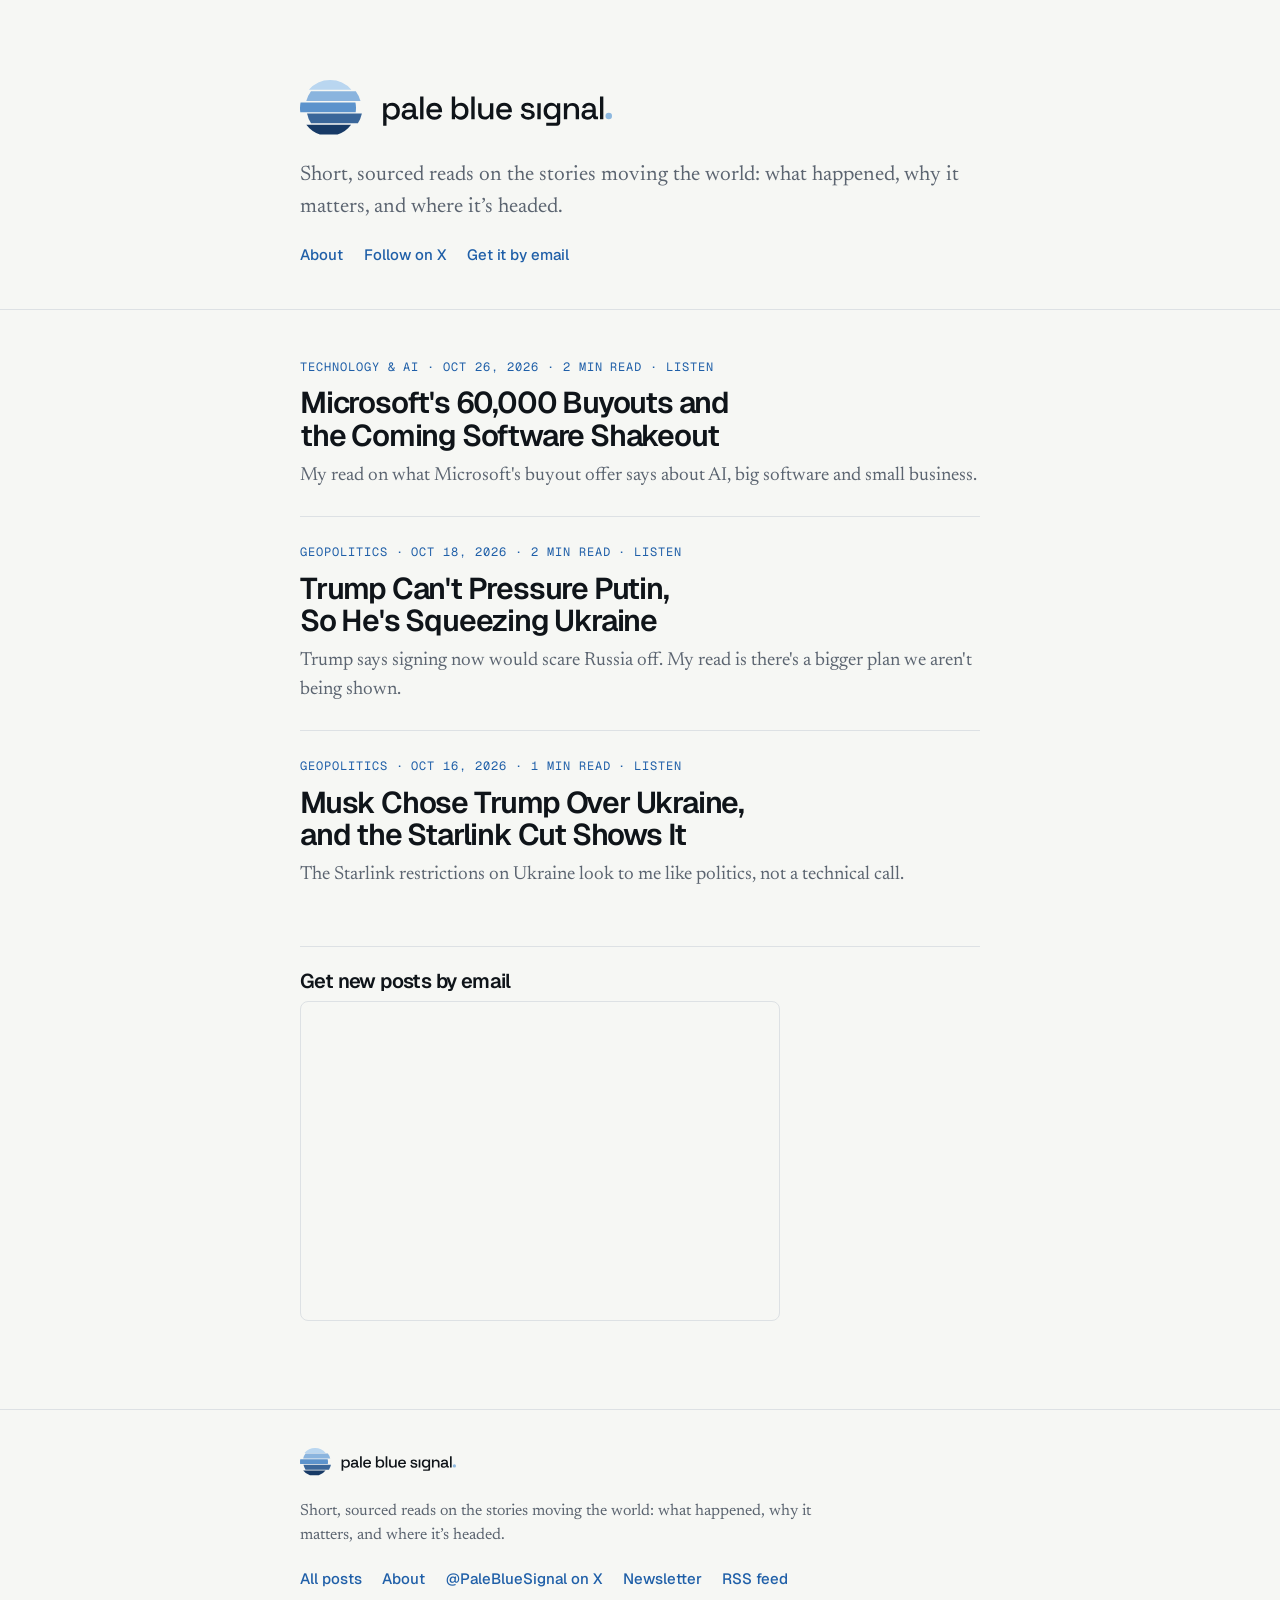
<file: index.html>
<!doctype html>
<html lang="en">
<head>
<meta charset="utf-8">
<meta name="viewport" content="width=device-width, initial-scale=1">
<title>Pale Blue Signal</title>
<meta name="description" content="Short, sourced reads on the stories moving the world: what happened, why it matters, and where it’s headed.">
<link rel="canonical" href="https://www.palebluesignal.com/">
<link rel="icon" href="/favicon.ico?v=ba4021fbe9" sizes="32x32">
<link rel="icon" href="/assets/favicon-16.png?v=ba4021fbe9" type="image/png" sizes="16x16">
<link rel="icon" href="/assets/favicon-32.png?v=ba4021fbe9" type="image/png" sizes="32x32">
<link rel="icon" href="/assets/favicon-48.png?v=ba4021fbe9" type="image/png" sizes="48x48">
<link rel="icon" href="/assets/favicon.svg?v=ba4021fbe9" type="image/svg+xml">
<link rel="apple-touch-icon" href="/assets/apple-touch-icon-180.png?v=ba4021fbe9" sizes="180x180">
<link rel="manifest" href="/site.webmanifest?v=ba4021fbe9">
<link rel="alternate" type="application/rss+xml" title="Pale Blue Signal" href="https://www.palebluesignal.com/feed.xml">
<meta name="color-scheme" content="light dark">
<meta name="theme-color" content="#F6F7F4" media="(prefers-color-scheme: light)">
<meta name="theme-color" content="#0B0F14" media="(prefers-color-scheme: dark)">
<meta property="og:site_name" content="Pale Blue Signal">
<meta property="og:title" content="Pale Blue Signal">
<meta property="og:description" content="Short, sourced reads on the stories moving the world: what happened, why it matters, and where it’s headed.">
<meta property="og:url" content="https://www.palebluesignal.com/">
<meta property="og:type" content="website">
<meta property="og:image" content="https://www.palebluesignal.com/assets/og-default-1200x630.png?v=ba4021fbe9">
<meta property="og:image:width" content="1200">
<meta property="og:image:height" content="630">
<meta property="og:image:alt" content="The Pale Blue Signal logo: a blue sphere cut into five shifted bands, beside the words pale blue signal.">
<meta name="twitter:image" content="https://www.palebluesignal.com/assets/og-default-1200x630.png?v=ba4021fbe9">
<meta name="twitter:image:alt" content="The Pale Blue Signal logo: a blue sphere cut into five shifted bands, beside the words pale blue signal.">
<meta name="twitter:card" content="summary_large_image">
<meta name="twitter:site" content="@PaleBlueSignal">
<link rel="preconnect" href="https://fonts.googleapis.com">
<link rel="preconnect" href="https://fonts.gstatic.com" crossorigin>
<link rel="stylesheet" href="https://fonts.googleapis.com/css2?family=Geist:wght@500;600&family=Geist+Mono:wght@400;500&family=Newsreader:ital,opsz,wght@0,6..72,400;0,6..72,500;1,6..72,400;1,6..72,500&display=swap">
<link rel="stylesheet" href="/assets/site.css?v=ba4021fbe9">
<script type="application/ld+json">{"@context": "https://schema.org", "@type": "WebSite", "name": "Pale Blue Signal", "url": "https://www.palebluesignal.com/", "publisher": {"@type": "Organization", "name": "Pale Blue Signal", "url": "https://www.palebluesignal.com/", "logo": {"@type": "ImageObject", "url": "https://www.palebluesignal.com/assets/icon-512.png", "width": 512, "height": 512}}}</script>
<script src="/assets/site.js?v=ba4021fbe9" defer></script>
</head>
<body class="home-page">
<a class="skip" href="#main">Skip to content</a>
<header class="masthead">
  <div class="wrap">
    <h1 class="masthead-name"><span class="vh">Pale Blue Signal</span><span class="logo logo-lg"><span class="lockup"><img class="on-light" src="/assets/lockup-on-light.svg?v=ba4021fbe9" alt="" width="961" height="172"><img class="on-dark" src="/assets/lockup-on-dark.svg?v=ba4021fbe9" alt="" width="961" height="172"></span><img class="mark" src="/assets/mark.svg?v=ba4021fbe9" alt="" width="172" height="172"></span></h1>
    <p class="tagline">Short, sourced reads on the stories moving the world: what happened, why it matters, and where it’s headed.</p>
    <nav class="nav masthead-nav" aria-label="Site">
      <a href="/about/">About</a>
<a href="https://x.com/PaleBlueSignal" rel="me noopener">Follow on X</a><a href="#subscribe">Get it by email</a>    </nav>
  </div>
</header>
<main id="main">
<section class="list wrap" aria-label="Posts">
  <ol class="entries">
    <li class="entry">
      <article>
        <p class="meta"><span class="mi"><span class="m">Technology &amp; AI</span></span> <span class="mi"><span class="sep" aria-hidden="true">·&nbsp;</span><time class="m" datetime="2026-10-27T06:16:55Z">Oct 26, 2026</time></span> <span class="mi"><span class="sep" aria-hidden="true">·&nbsp;</span><span class="m">2 min read</span></span> <span class="mi"><span class="sep" aria-hidden="true">·&nbsp;</span><span class="m">Listen</span></span></p>
        <h2 class="e-title"><a href="/posts/microsofts-60-000-buyouts-and-the-coming-software-shakeout/">Microsoft&#39;s 60,000 Buyouts and the Coming Software Shakeout</a></h2>
<p class="e-dek">My read on what Microsoft&#39;s buyout offer says about AI, big software and small business.</p>      </article>
    </li>
    <li class="entry">
      <article>
        <p class="meta"><span class="mi"><span class="m">Geopolitics</span></span> <span class="mi"><span class="sep" aria-hidden="true">·&nbsp;</span><time class="m" datetime="2026-10-19T04:29:16Z">Oct 18, 2026</time></span> <span class="mi"><span class="sep" aria-hidden="true">·&nbsp;</span><span class="m">2 min read</span></span> <span class="mi"><span class="sep" aria-hidden="true">·&nbsp;</span><span class="m">Listen</span></span></p>
        <h2 class="e-title"><a href="/posts/trump-cant-pressure-putin-so-hes-squeezing-ukraine/">Trump Can&#39;t Pressure Putin, So He&#39;s Squeezing Ukraine</a></h2>
<p class="e-dek">Trump says signing now would scare Russia off. My read is there&#39;s a bigger plan we aren&#39;t being shown.</p>      </article>
    </li>
    <li class="entry">
      <article>
        <p class="meta"><span class="mi"><span class="m">Geopolitics</span></span> <span class="mi"><span class="sep" aria-hidden="true">·&nbsp;</span><time class="m" datetime="2026-10-16T07:26:11Z">Oct 16, 2026</time></span> <span class="mi"><span class="sep" aria-hidden="true">·&nbsp;</span><span class="m">1 min read</span></span> <span class="mi"><span class="sep" aria-hidden="true">·&nbsp;</span><span class="m">Listen</span></span></p>
        <h2 class="e-title"><a href="/posts/musk-chose-trump-over-ukraine-and-the-starlink-cut-shows-it/">Musk Chose Trump Over Ukraine, and the Starlink Cut Shows It</a></h2>
<p class="e-dek">The Starlink restrictions on Ukraine look to me like politics, not a technical call.</p>      </article>
    </li>
  </ol>
</section>
<section class="follow wrap" id="subscribe" aria-labelledby="follow-h">
  <h2 id="follow-h">Get new posts by email</h2>
  <iframe class="substack" src="https://palebluesignal.substack.com/embed" title="Subscribe to Pale Blue Signal" width="480" height="320" loading="lazy"></iframe>
</section>
</main>
<footer class="foot">
  <div class="wrap">
    <a class="brand" href="/" aria-label="Pale Blue Signal, home"><span class="logo logo-sm"><span class="lockup"><img class="on-light" src="/assets/lockup-on-light.svg?v=ba4021fbe9" alt="" width="961" height="172"><img class="on-dark" src="/assets/lockup-on-dark.svg?v=ba4021fbe9" alt="" width="961" height="172"></span><img class="mark" src="/assets/mark.svg?v=ba4021fbe9" alt="" width="172" height="172"></span></a>
    <p class="foot-tag">Short, sourced reads on the stories moving the world: what happened, why it matters, and where it’s headed.</p>
    <ul class="foot-links">
      <li><a href="/">All posts</a></li>
      <li><a href="/about/">About</a></li>
<li><a href="https://x.com/PaleBlueSignal" rel="me noopener">@PaleBlueSignal on X</a></li><li><a href="https://palebluesignal.substack.com" rel="noopener">Newsletter</a></li>      <li><a href="/feed.xml">RSS feed</a></li>
    </ul>
  </div>
</footer>
</body>
</html>
</file>
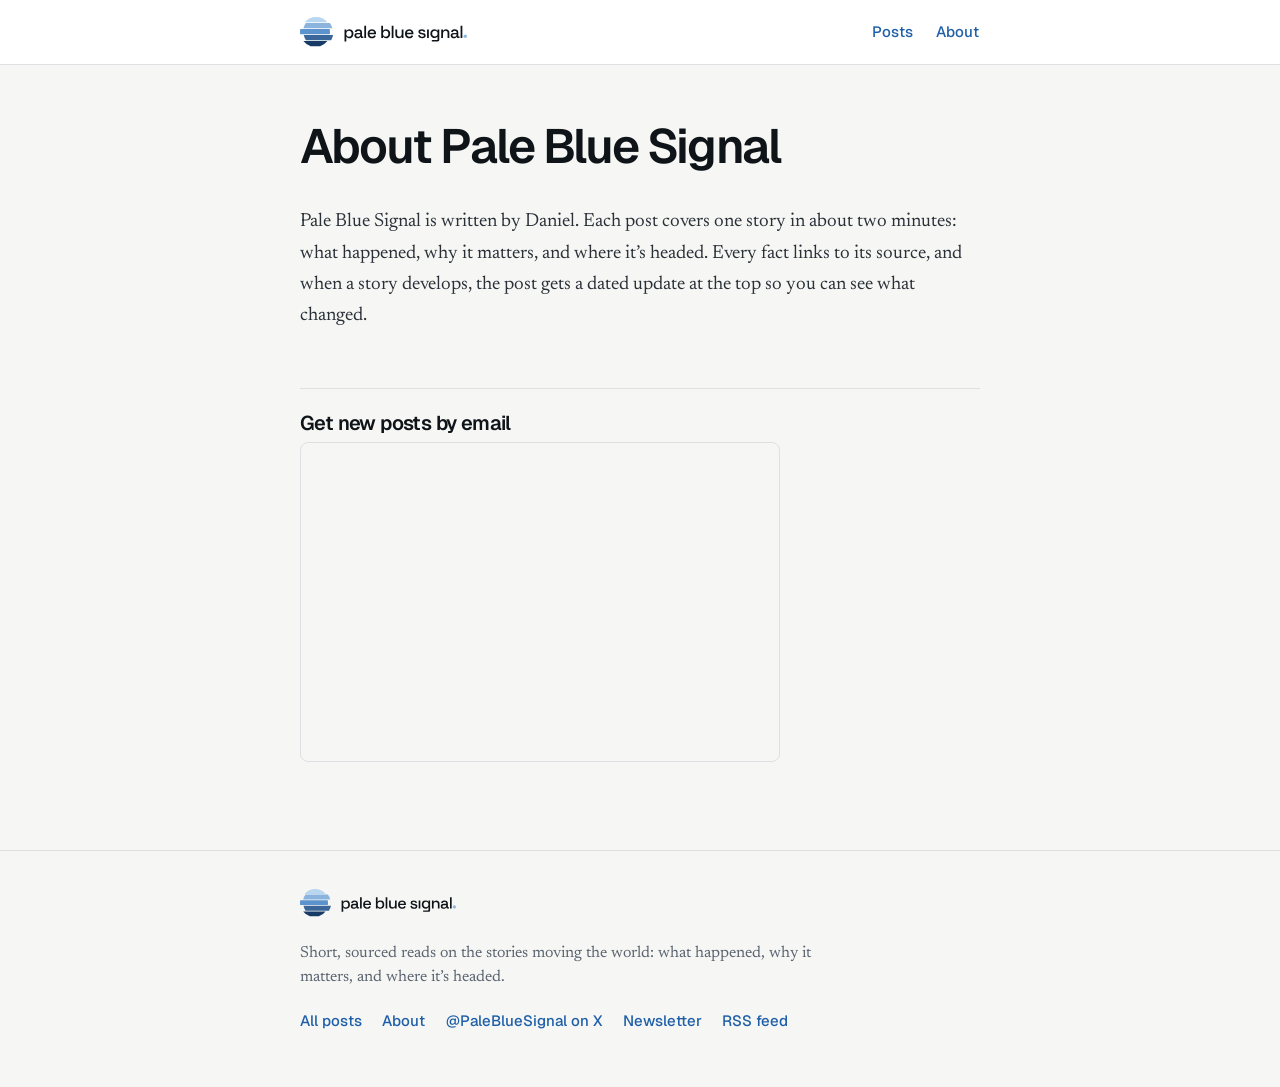
<file: about/index.html>
<!doctype html>
<html lang="en">
<head>
<meta charset="utf-8">
<meta name="viewport" content="width=device-width, initial-scale=1">
<title>About | Pale Blue Signal</title>
<meta name="description" content="Short, sourced reads on the stories moving the world: what happened, why it matters, and where it’s headed.">
<link rel="canonical" href="https://www.palebluesignal.com/about/">
<link rel="icon" href="/favicon.ico?v=ba4021fbe9" sizes="32x32">
<link rel="icon" href="/assets/favicon-16.png?v=ba4021fbe9" type="image/png" sizes="16x16">
<link rel="icon" href="/assets/favicon-32.png?v=ba4021fbe9" type="image/png" sizes="32x32">
<link rel="icon" href="/assets/favicon-48.png?v=ba4021fbe9" type="image/png" sizes="48x48">
<link rel="icon" href="/assets/favicon.svg?v=ba4021fbe9" type="image/svg+xml">
<link rel="apple-touch-icon" href="/assets/apple-touch-icon-180.png?v=ba4021fbe9" sizes="180x180">
<link rel="manifest" href="/site.webmanifest?v=ba4021fbe9">
<link rel="alternate" type="application/rss+xml" title="Pale Blue Signal" href="https://www.palebluesignal.com/feed.xml">
<meta name="color-scheme" content="light dark">
<meta name="theme-color" content="#FFFFFF" media="(prefers-color-scheme: light)">
<meta name="theme-color" content="#121821" media="(prefers-color-scheme: dark)">
<meta property="og:site_name" content="Pale Blue Signal">
<meta property="og:title" content="About Pale Blue Signal">
<meta property="og:description" content="Short, sourced reads on the stories moving the world: what happened, why it matters, and where it’s headed.">
<meta property="og:url" content="https://www.palebluesignal.com/about/">
<meta property="og:type" content="website">
<meta property="og:image" content="https://www.palebluesignal.com/assets/og-default-1200x630.png?v=ba4021fbe9">
<meta property="og:image:width" content="1200">
<meta property="og:image:height" content="630">
<meta property="og:image:alt" content="The Pale Blue Signal logo: a blue sphere cut into five shifted bands, beside the words pale blue signal.">
<meta name="twitter:image" content="https://www.palebluesignal.com/assets/og-default-1200x630.png?v=ba4021fbe9">
<meta name="twitter:image:alt" content="The Pale Blue Signal logo: a blue sphere cut into five shifted bands, beside the words pale blue signal.">
<meta name="twitter:card" content="summary_large_image">
<meta name="twitter:site" content="@PaleBlueSignal">
<link rel="preconnect" href="https://fonts.googleapis.com">
<link rel="preconnect" href="https://fonts.gstatic.com" crossorigin>
<link rel="stylesheet" href="https://fonts.googleapis.com/css2?family=Geist:wght@500;600&family=Geist+Mono:wght@400;500&family=Newsreader:ital,opsz,wght@0,6..72,400;0,6..72,500;1,6..72,400;1,6..72,500&display=swap">
<link rel="stylesheet" href="/assets/site.css?v=ba4021fbe9">
<script src="/assets/site.js?v=ba4021fbe9" defer></script>
</head>
<body class="about-page">
<a class="skip" href="#main">Skip to content</a>
<header class="bar">
  <div class="wrap bar-in">
    <a class="brand" href="/" aria-label="Pale Blue Signal, home"><span class="logo"><span class="lockup"><img class="on-light" src="/assets/lockup-on-light.svg?v=ba4021fbe9" alt="" width="961" height="172"><img class="on-dark" src="/assets/lockup-on-dark.svg?v=ba4021fbe9" alt="" width="961" height="172"></span><img class="mark" src="/assets/mark.svg?v=ba4021fbe9" alt="" width="172" height="172"></span></a>
    <nav class="nav" aria-label="Site"><a href="/">Posts</a><a href="/about/">About</a></nav>
  </div>
</header>
<main id="main">
<article class="page wrap">
  <h1>About Pale Blue Signal</h1>
  <p>Pale Blue Signal is written by Daniel. Each post covers one story in about two minutes: what happened, why it matters, and where it’s headed. Every fact links to its source, and when a story develops, the post gets a dated update at the top so you can see what changed.</p>
</article>
<section class="follow wrap" id="subscribe" aria-labelledby="follow-h">
  <h2 id="follow-h">Get new posts by email</h2>
  <iframe class="substack" src="https://palebluesignal.substack.com/embed" title="Subscribe to Pale Blue Signal" width="480" height="320" loading="lazy"></iframe>
</section>
</main>
<footer class="foot">
  <div class="wrap">
    <a class="brand" href="/" aria-label="Pale Blue Signal, home"><span class="logo logo-sm"><span class="lockup"><img class="on-light" src="/assets/lockup-on-light.svg?v=ba4021fbe9" alt="" width="961" height="172"><img class="on-dark" src="/assets/lockup-on-dark.svg?v=ba4021fbe9" alt="" width="961" height="172"></span><img class="mark" src="/assets/mark.svg?v=ba4021fbe9" alt="" width="172" height="172"></span></a>
    <p class="foot-tag">Short, sourced reads on the stories moving the world: what happened, why it matters, and where it’s headed.</p>
    <ul class="foot-links">
      <li><a href="/">All posts</a></li>
      <li><a href="/about/">About</a></li>
<li><a href="https://x.com/PaleBlueSignal" rel="me noopener">@PaleBlueSignal on X</a></li><li><a href="https://palebluesignal.substack.com" rel="noopener">Newsletter</a></li>      <li><a href="/feed.xml">RSS feed</a></li>
    </ul>
  </div>
</footer>
</body>
</html>
</file>
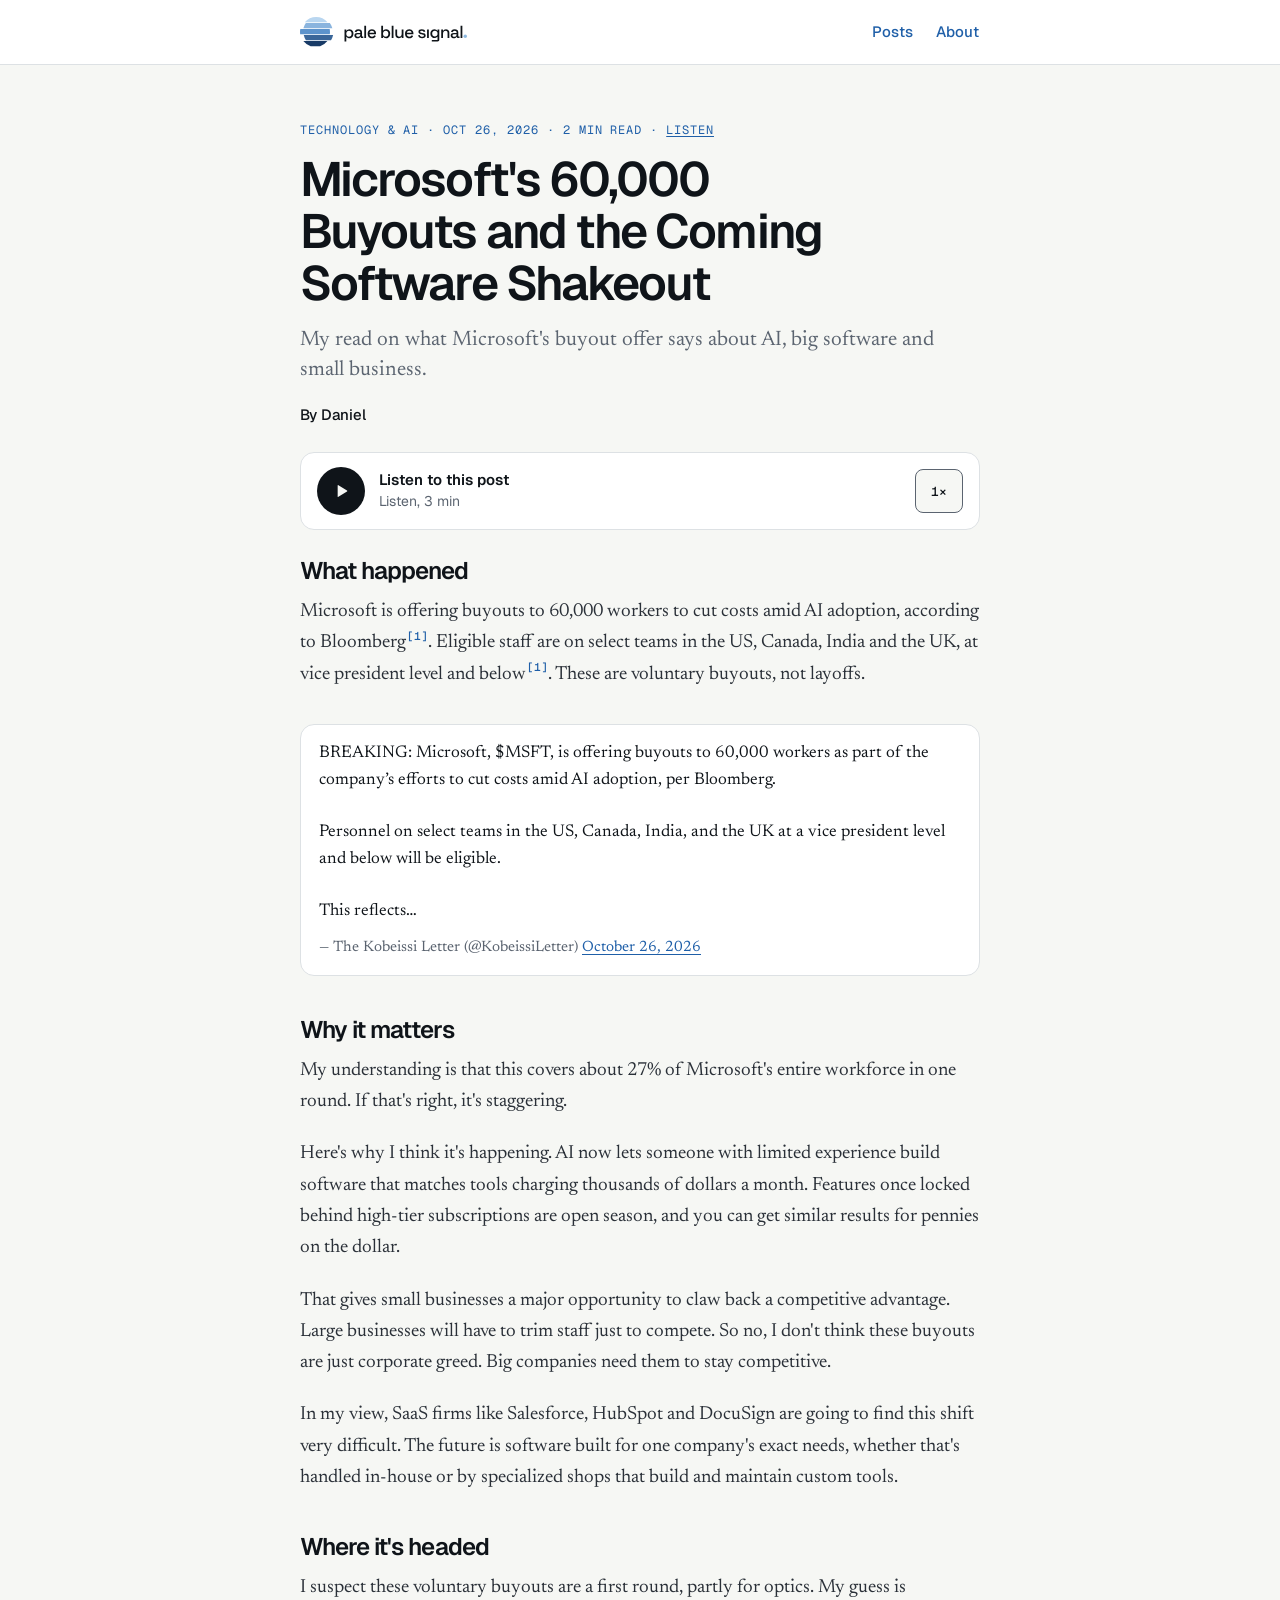
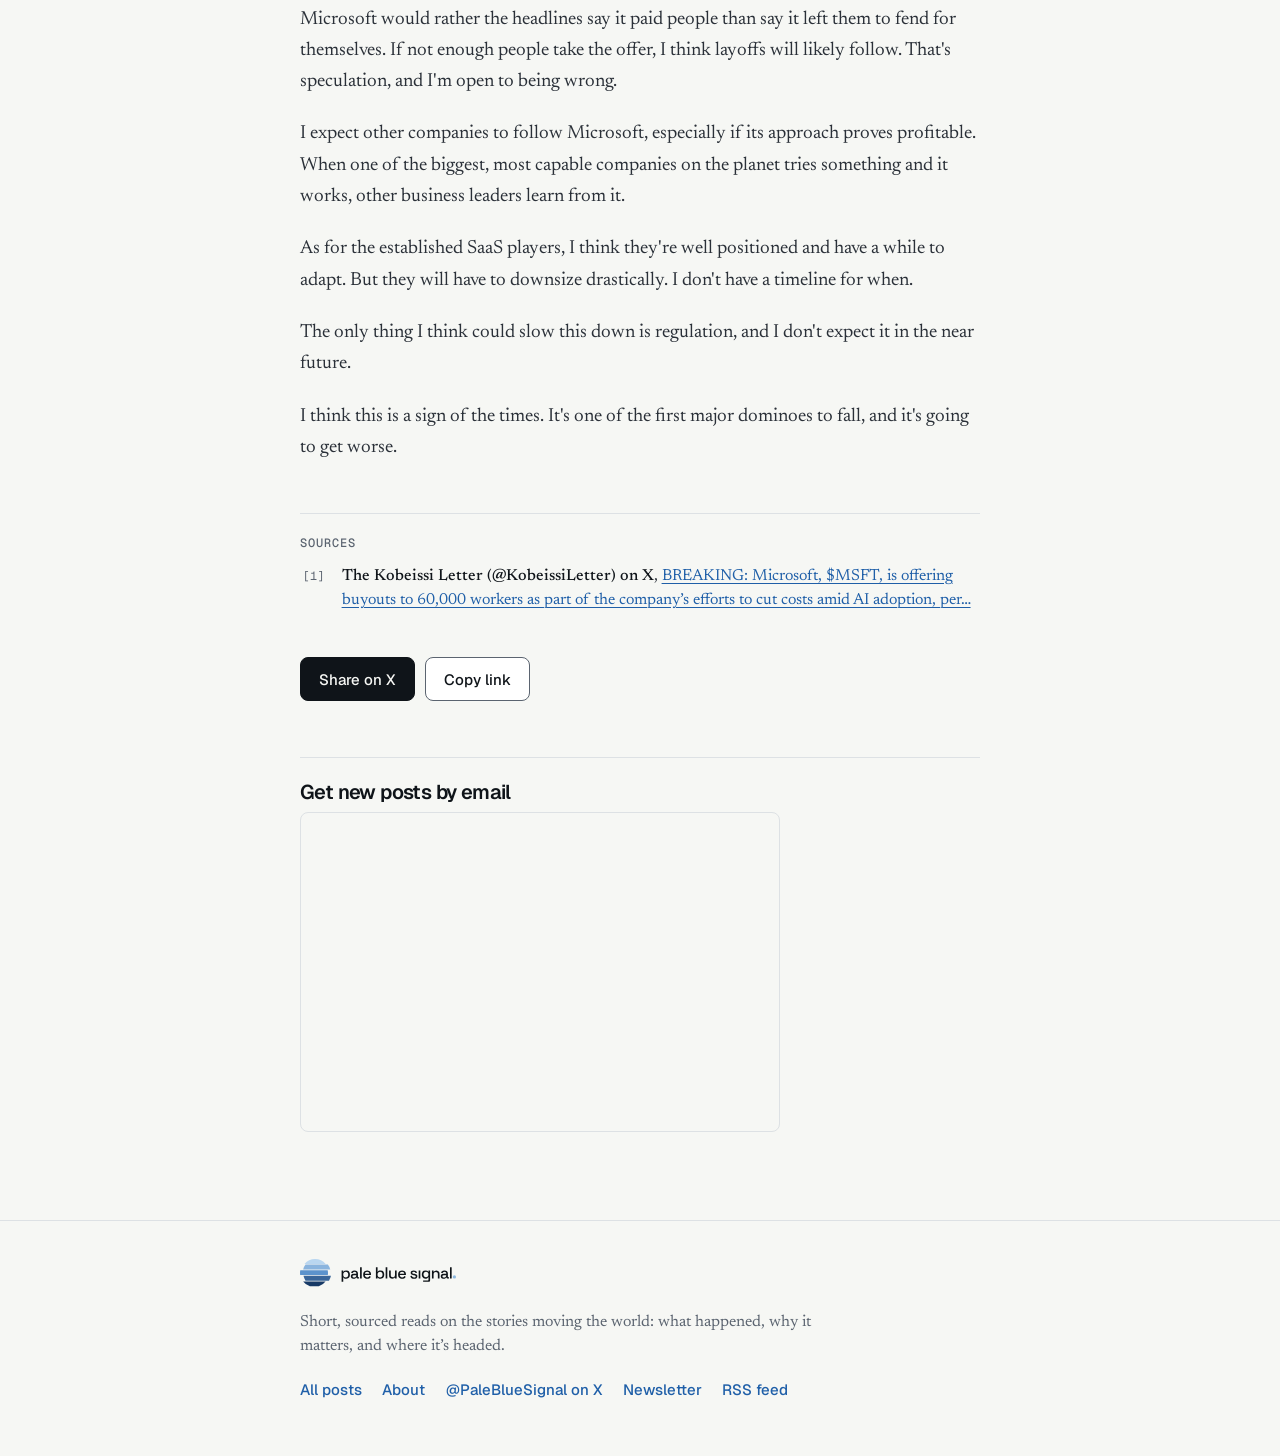
<file: posts/microsofts-60-000-buyouts-and-the-coming-software-shakeout/index.html>
<!doctype html>
<html lang="en">
<head>
<meta charset="utf-8">
<meta name="viewport" content="width=device-width, initial-scale=1">
<title>Microsoft&#39;s 60,000 Buyouts and the Coming Software Shakeout | Pale Blue Signal</title>
<meta name="description" content="My read on what Microsoft&#39;s buyout offer says about AI, big software and small business.">
<link rel="canonical" href="https://www.palebluesignal.com/posts/microsofts-60-000-buyouts-and-the-coming-software-shakeout/">
<link rel="icon" href="/favicon.ico?v=ba4021fbe9" sizes="32x32">
<link rel="icon" href="/assets/favicon-16.png?v=ba4021fbe9" type="image/png" sizes="16x16">
<link rel="icon" href="/assets/favicon-32.png?v=ba4021fbe9" type="image/png" sizes="32x32">
<link rel="icon" href="/assets/favicon-48.png?v=ba4021fbe9" type="image/png" sizes="48x48">
<link rel="icon" href="/assets/favicon.svg?v=ba4021fbe9" type="image/svg+xml">
<link rel="apple-touch-icon" href="/assets/apple-touch-icon-180.png?v=ba4021fbe9" sizes="180x180">
<link rel="manifest" href="/site.webmanifest?v=ba4021fbe9">
<link rel="alternate" type="application/rss+xml" title="Pale Blue Signal" href="https://www.palebluesignal.com/feed.xml">
<meta name="color-scheme" content="light dark">
<meta name="theme-color" content="#FFFFFF" media="(prefers-color-scheme: light)">
<meta name="theme-color" content="#121821" media="(prefers-color-scheme: dark)">
<meta property="og:site_name" content="Pale Blue Signal">
<meta property="og:title" content="Microsoft&#39;s 60,000 Buyouts and the Coming Software Shakeout">
<meta property="og:description" content="My read on what Microsoft&#39;s buyout offer says about AI, big software and small business.">
<meta property="og:url" content="https://www.palebluesignal.com/posts/microsofts-60-000-buyouts-and-the-coming-software-shakeout/">
<meta property="og:type" content="article">
<meta property="og:image" content="https://www.palebluesignal.com/assets/og-default-1200x630.png?v=ba4021fbe9">
<meta property="og:image:width" content="1200">
<meta property="og:image:height" content="630">
<meta property="og:image:alt" content="The Pale Blue Signal logo: a blue sphere cut into five shifted bands, beside the words pale blue signal.">
<meta name="twitter:image" content="https://www.palebluesignal.com/assets/og-default-1200x630.png?v=ba4021fbe9">
<meta name="twitter:image:alt" content="The Pale Blue Signal logo: a blue sphere cut into five shifted bands, beside the words pale blue signal.">
<meta name="twitter:card" content="summary_large_image">
<meta name="twitter:site" content="@PaleBlueSignal">
<link rel="preconnect" href="https://fonts.googleapis.com">
<link rel="preconnect" href="https://fonts.gstatic.com" crossorigin>
<link rel="stylesheet" href="https://fonts.googleapis.com/css2?family=Geist:wght@500;600&family=Geist+Mono:wght@400;500&family=Newsreader:ital,opsz,wght@0,6..72,400;0,6..72,500;1,6..72,400;1,6..72,500&display=swap">
<link rel="stylesheet" href="/assets/site.css?v=ba4021fbe9">
<script type="application/ld+json">{"@context": "https://schema.org", "@type": "NewsArticle", "headline": "Microsoft's 60,000 Buyouts and the Coming Software Shakeout", "description": "My read on what Microsoft's buyout offer says about AI, big software and small business.", "datePublished": "2026-10-27T06:16:55Z", "dateModified": "2026-10-27T06:16:55Z", "author": {"@type": "Person", "name": "Daniel"}, "publisher": {"@type": "Organization", "name": "Pale Blue Signal", "url": "https://www.palebluesignal.com/", "logo": {"@type": "ImageObject", "url": "https://www.palebluesignal.com/assets/icon-512.png", "width": 512, "height": 512}}, "mainEntityOfPage": "https://www.palebluesignal.com/posts/microsofts-60-000-buyouts-and-the-coming-software-shakeout/", "image": ["https://www.palebluesignal.com/assets/og-default-1200x630.png?v=ba4021fbe9"], "articleSection": "Technology & AI"}</script>
<script src="/assets/site.js?v=ba4021fbe9" defer></script>
</head>
<body class="post-page">
<a class="skip" href="#main">Skip to content</a>
<header class="bar">
  <div class="wrap bar-in">
    <a class="brand" href="/" aria-label="Pale Blue Signal, home"><span class="logo"><span class="lockup"><img class="on-light" src="/assets/lockup-on-light.svg?v=ba4021fbe9" alt="" width="961" height="172"><img class="on-dark" src="/assets/lockup-on-dark.svg?v=ba4021fbe9" alt="" width="961" height="172"></span><img class="mark" src="/assets/mark.svg?v=ba4021fbe9" alt="" width="172" height="172"></span></a>
    <nav class="nav" aria-label="Site"><a href="/">Posts</a><a href="/about/">About</a></nav>
  </div>
</header>
<main id="main">
<article class="post wrap" data-x="1" data-slug="microsofts-60-000-buyouts-and-the-coming-software-shakeout">
  <header class="post-head">
    <p class="meta"><span class="mi"><span class="m">Technology &amp; AI</span></span> <span class="mi"><span class="sep" aria-hidden="true">·&nbsp;</span><time class="m" datetime="2026-10-27T06:16:55Z">Oct 26, 2026</time></span> <span class="mi"><span class="sep" aria-hidden="true">·&nbsp;</span><span class="m">2 min read</span></span> <span class="mi"><span class="sep" aria-hidden="true">·&nbsp;</span><a class="m" href="#listen">Listen</a></span></p>
    <h1>Microsoft&#39;s 60,000 Buyouts and the Coming Software Shakeout</h1>
<p class="dek">My read on what Microsoft&#39;s buyout offer says about AI, big software and small business.</p>    <p class="byline">By Daniel</p>
  </header>

  <div class="listen" id="listen" data-mode="file" data-src="/audio/microsofts-60-000-buyouts-and-the-coming-software-shakeout-32037a51e3.mp3" data-seconds="163.4" hidden>
    <button class="l-play" type="button" aria-label="Play">
      <svg class="i-play" viewBox="0 0 24 24" aria-hidden="true"><path d="M8 5.5v13a.6.6 0 0 0 .9.5l10.3-6.5a.6.6 0 0 0 0-1L8.9 5a.6.6 0 0 0-.9.5z"/></svg>
      <svg class="i-pause" viewBox="0 0 24 24" aria-hidden="true"><rect x="6.5" y="5" width="3.8" height="14" rx="1"/><rect x="13.7" y="5" width="3.8" height="14" rx="1"/></svg>
    </button>
    <span class="l-text">
      <span class="l-title">Listen to this post</span>
      <span class="l-sub">Listen, 3 min</span>
    </span>
    <button class="l-speed" type="button" aria-label="Reading speed, 1 times">1×</button>
    <span class="l-bar" aria-hidden="true"><span></span></span>
  </div>
<noscript><audio class="plain-audio" controls preload="none" src="/audio/microsofts-60-000-buyouts-and-the-coming-software-shakeout-32037a51e3.mp3"></audio></noscript>

  <div class="post-body">
<h2>What happened</h2><p>Microsoft is offering buyouts to 60,000 workers to cut costs amid AI adoption, according to Bloomberg<sup class="cite"><a href="https://x.com/kobeissiletter/status/2114745896315359305?s=46" title="The Kobeissi Letter (@KobeissiLetter) on X: BREAKING: Microsoft, $MSFT, is offering buyouts to 60,000 workers as part of the company’s efforts to cut costs amid AI adoption, per…" rel="noopener">[1]</a></sup>. Eligible staff are on select teams in the US, Canada, India and the UK, at vice president level and below<sup class="cite"><a href="https://x.com/kobeissiletter/status/2114745896315359305?s=46" title="The Kobeissi Letter (@KobeissiLetter) on X: BREAKING: Microsoft, $MSFT, is offering buyouts to 60,000 workers as part of the company’s efforts to cut costs amid AI adoption, per…" rel="noopener">[1]</a></sup>. These are voluntary buyouts, not layoffs.</p><figure class="xpost" data-say="The Kobeissi Letter (@KobeissiLetter) posted on X: BREAKING: Microsoft, $MSFT, is offering buyouts to 60,000 workers as part of the company’s efforts to cut costs amid AI adoption, per Bloomberg. Personnel on select teams in the US, Canada, India, and the UK at a vice president level and below will be eligible. This reflects…"><blockquote class="twitter-tweet" data-dnt="true"><p lang="en" dir="ltr">BREAKING: Microsoft, $MSFT, is offering buyouts to 60,000 workers as part of the company’s efforts to cut costs amid AI adoption, per Bloomberg.<br><br>Personnel on select teams in the US, Canada, India, and the UK at a vice president level and below will be eligible.<br><br>This reflects…</p>&mdash; The Kobeissi Letter (@KobeissiLetter) <a href="https://twitter.com/kobeissiletter/status/2114745896315359305">October 26, 2026</a></blockquote></figure><h2>Why it matters</h2><p>My understanding is that this covers about 27% of Microsoft&#x27;s entire workforce in one round. If that&#x27;s right, it&#x27;s staggering.</p><p>Here&#x27;s why I think it&#x27;s happening. AI now lets someone with limited experience build software that matches tools charging thousands of dollars a month. Features once locked behind high-tier subscriptions are open season, and you can get similar results for pennies on the dollar.</p><p>That gives small businesses a major opportunity to claw back a competitive advantage. Large businesses will have to trim staff just to compete. So no, I don&#x27;t think these buyouts are just corporate greed. Big companies need them to stay competitive.</p><p>In my view, SaaS firms like Salesforce, HubSpot and DocuSign are going to find this shift very difficult. The future is software built for one company&#x27;s exact needs, whether that&#x27;s handled in-house or by specialized shops that build and maintain custom tools.</p><h2>Where it&#x27;s headed</h2><p>I suspect these voluntary buyouts are a first round, partly for optics. My guess is Microsoft would rather the headlines say it paid people than say it left them to fend for themselves. If not enough people take the offer, I think layoffs will likely follow. That&#x27;s speculation, and I&#x27;m open to being wrong.</p><p>I expect other companies to follow Microsoft, especially if its approach proves profitable. When one of the biggest, most capable companies on the planet tries something and it works, other business leaders learn from it.</p><p>As for the established SaaS players, I think they&#x27;re well positioned and have a while to adapt. But they will have to downsize drastically. I don&#x27;t have a timeline for when.</p><p>The only thing I think could slow this down is regulation, and I don&#x27;t expect it in the near future.</p><p>I think this is a sign of the times. It&#x27;s one of the first major dominoes to fall, and it&#x27;s going to get worse.</p>
  </div>

  <section class="sources" aria-labelledby="sources-h">
    <h2 id="sources-h" class="label">Sources</h2>
    <ol>
      <li value="1"><span class="s-outlet">The Kobeissi Letter (@KobeissiLetter) on X</span>, <a href="https://x.com/kobeissiletter/status/2114745896315359305?s=46" rel="noopener">BREAKING: Microsoft, $MSFT, is offering buyouts to 60,000 workers as part of the company’s efforts to cut costs amid AI adoption, per…</a></li>
    </ol>
  </section>

  <div class="share">
    <a class="btn primary" href="https://twitter.com/intent/tweet?text=Microsoft%27s+60%2C000+Buyouts+and+the+Coming+Software+Shakeout&amp;url=https%3A%2F%2Fwww.palebluesignal.com%2Fposts%2Fmicrosofts-60-000-buyouts-and-the-coming-software-shakeout%2F&amp;via=PaleBlueSignal" target="_blank" rel="noopener">Share on X</a>
    <button class="btn copy-link" type="button" data-url="https://www.palebluesignal.com/posts/microsofts-60-000-buyouts-and-the-coming-software-shakeout/">Copy link</button>
  </div>
</article>
<section class="follow wrap" id="subscribe" aria-labelledby="follow-h">
  <h2 id="follow-h">Get new posts by email</h2>
  <iframe class="substack" src="https://palebluesignal.substack.com/embed" title="Subscribe to Pale Blue Signal" width="480" height="320" loading="lazy"></iframe>
</section>
</main>
<footer class="foot">
  <div class="wrap">
    <a class="brand" href="/" aria-label="Pale Blue Signal, home"><span class="logo logo-sm"><span class="lockup"><img class="on-light" src="/assets/lockup-on-light.svg?v=ba4021fbe9" alt="" width="961" height="172"><img class="on-dark" src="/assets/lockup-on-dark.svg?v=ba4021fbe9" alt="" width="961" height="172"></span><img class="mark" src="/assets/mark.svg?v=ba4021fbe9" alt="" width="172" height="172"></span></a>
    <p class="foot-tag">Short, sourced reads on the stories moving the world: what happened, why it matters, and where it’s headed.</p>
    <ul class="foot-links">
      <li><a href="/">All posts</a></li>
      <li><a href="/about/">About</a></li>
<li><a href="https://x.com/PaleBlueSignal" rel="me noopener">@PaleBlueSignal on X</a></li><li><a href="https://palebluesignal.substack.com" rel="noopener">Newsletter</a></li>      <li><a href="/feed.xml">RSS feed</a></li>
    </ul>
  </div>
</footer>
</body>
</html>
</file>
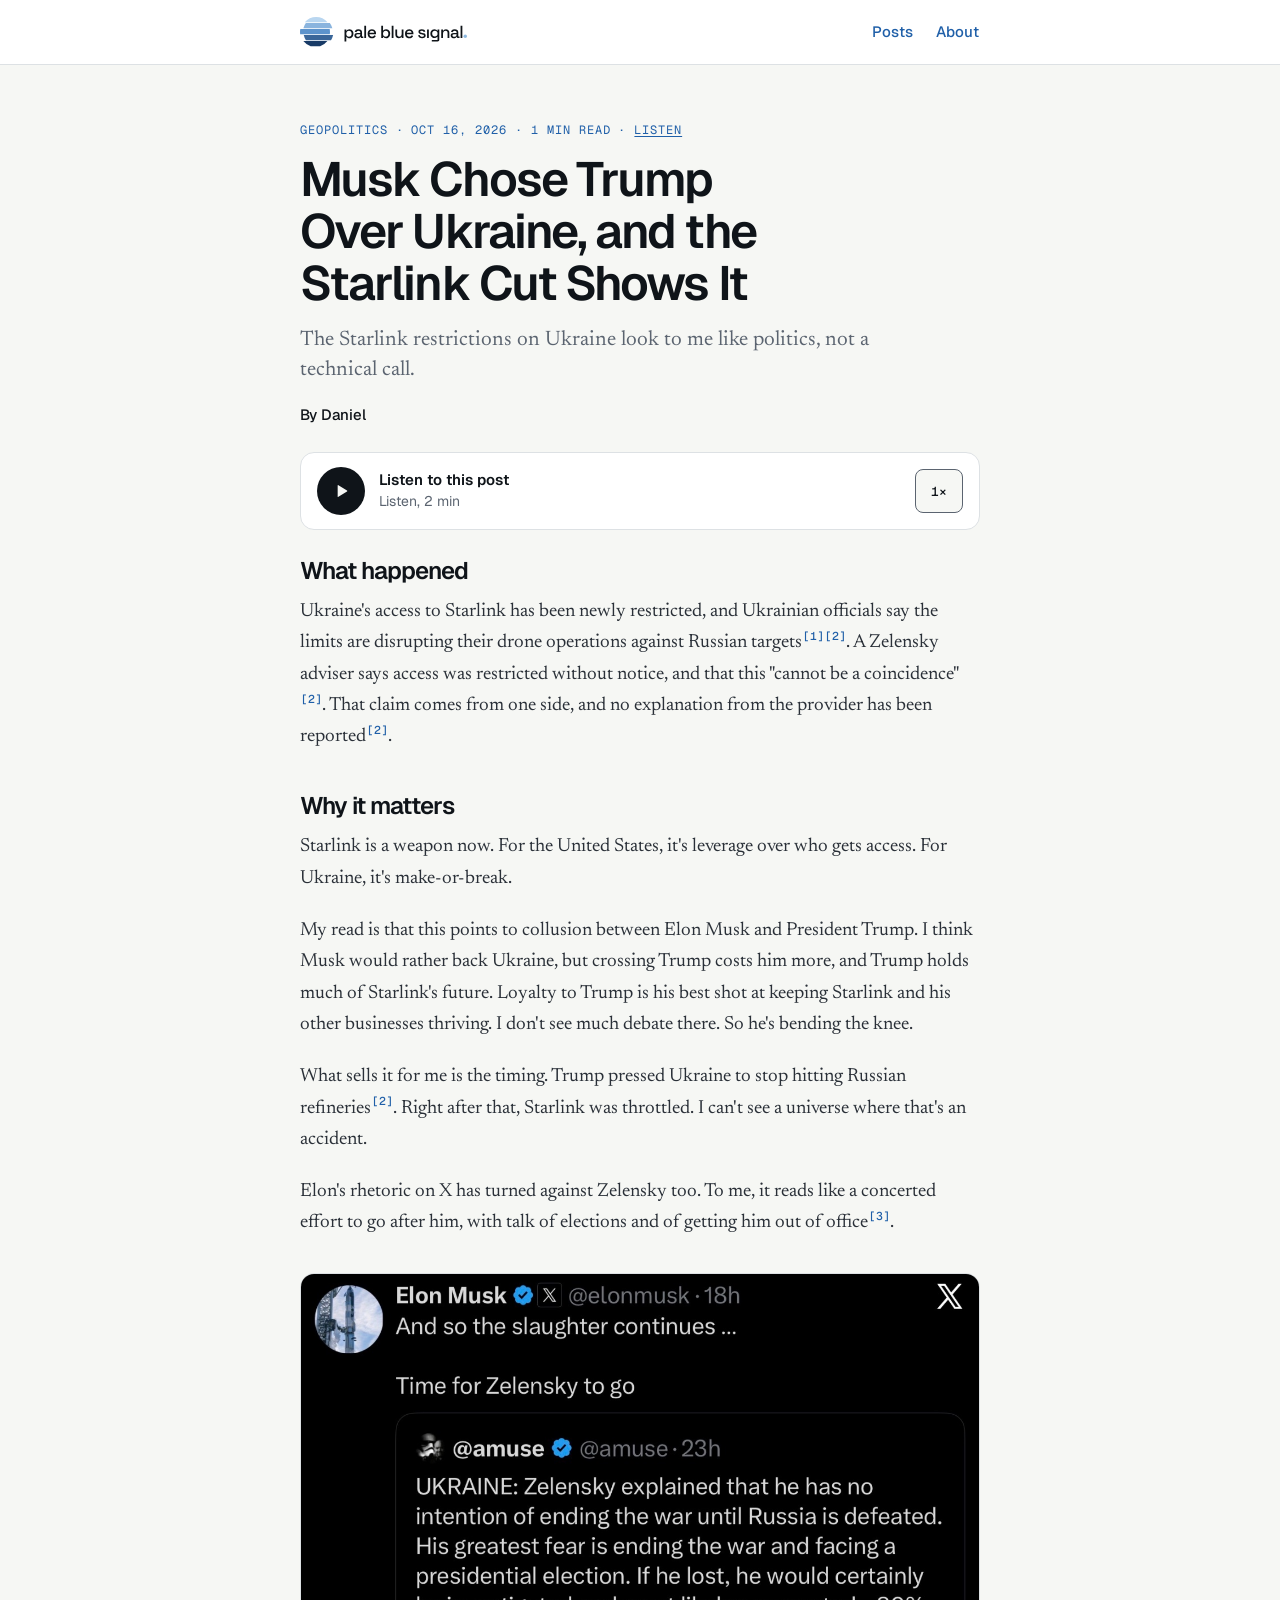
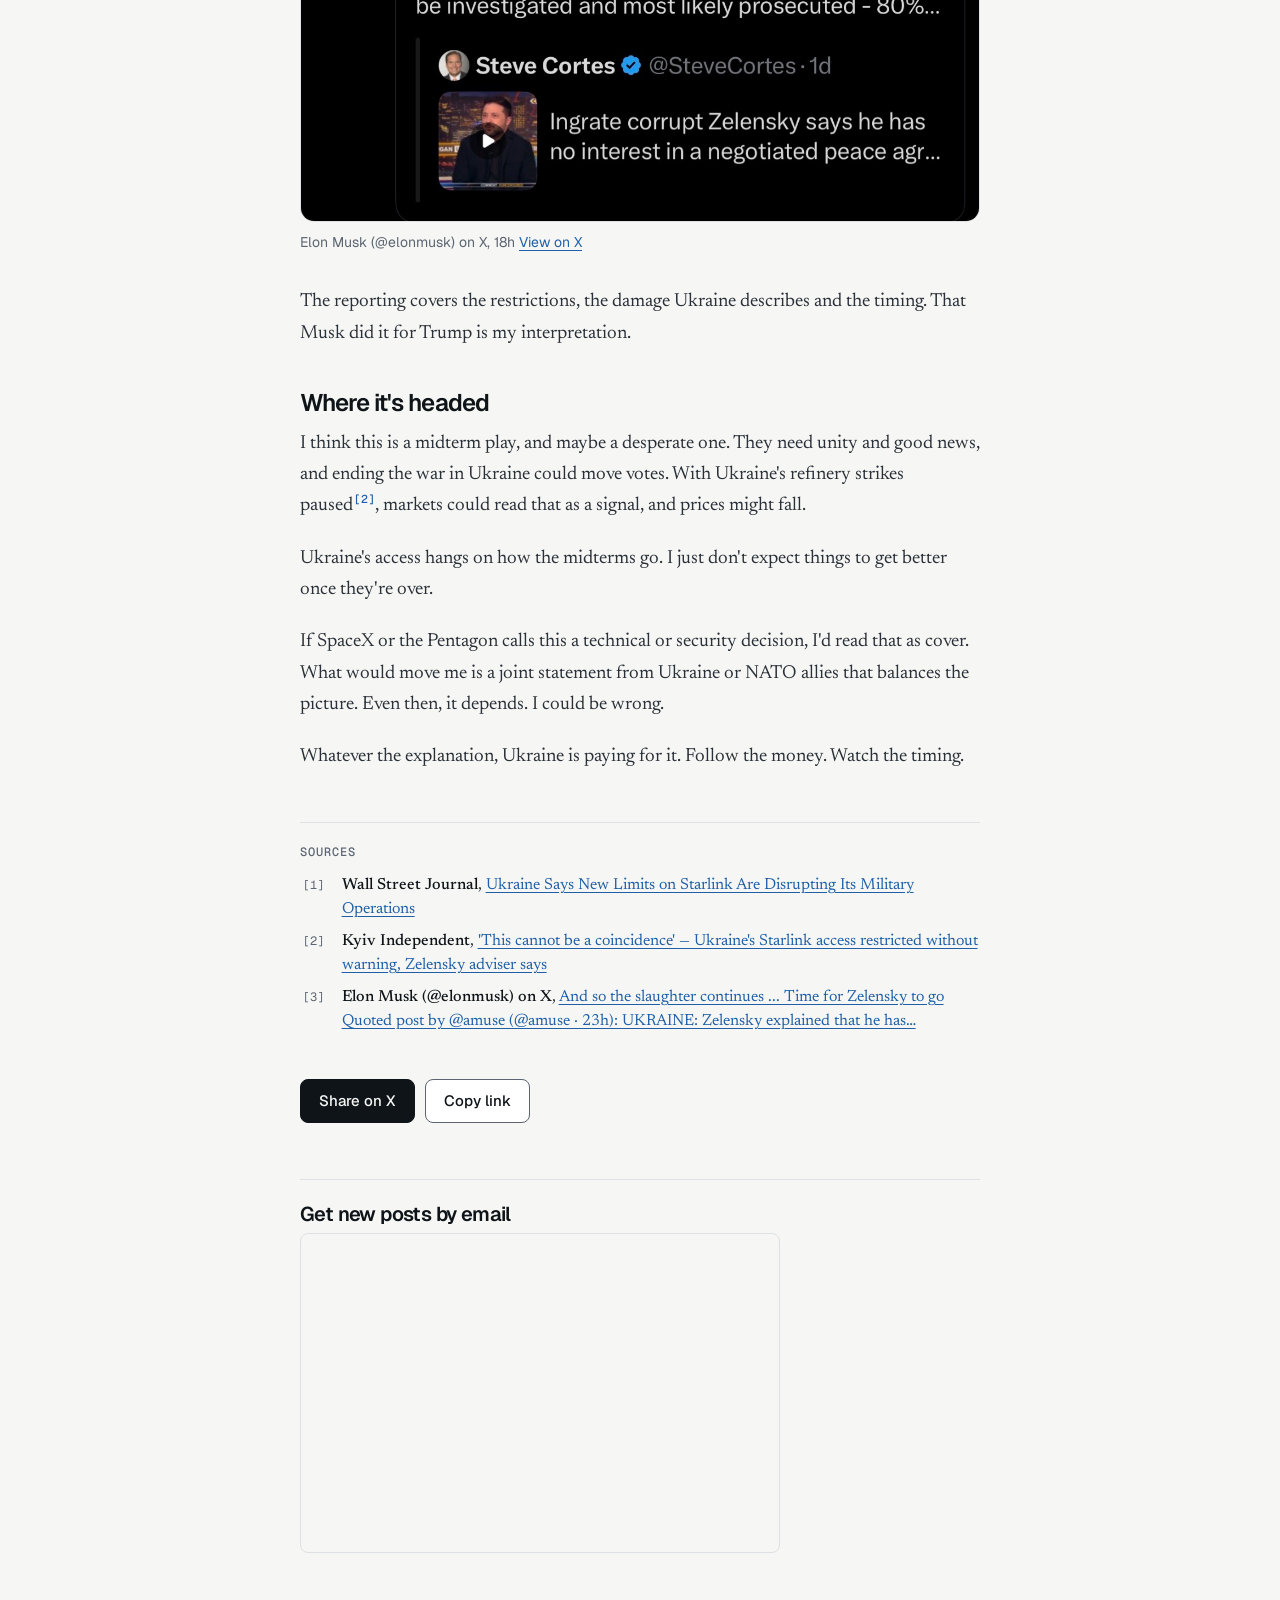
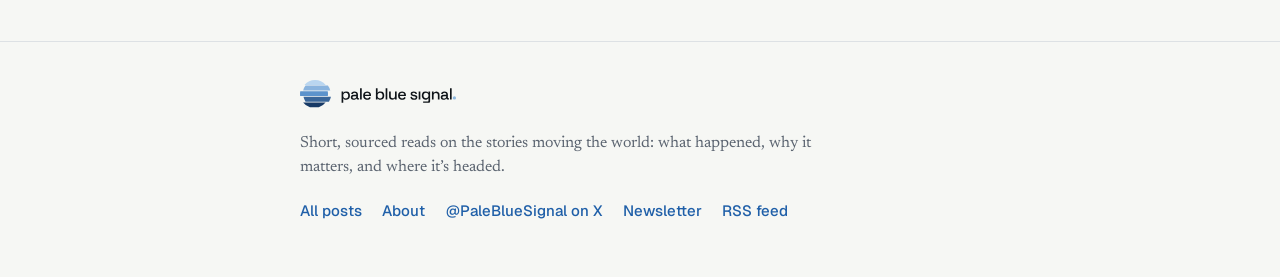
<file: posts/musk-chose-trump-over-ukraine-and-the-starlink-cut-shows-it/index.html>
<!doctype html>
<html lang="en">
<head>
<meta charset="utf-8">
<meta name="viewport" content="width=device-width, initial-scale=1">
<title>Musk Chose Trump Over Ukraine, and the Starlink Cut Shows It | Pale Blue Signal</title>
<meta name="description" content="The Starlink restrictions on Ukraine look to me like politics, not a technical call.">
<link rel="canonical" href="https://www.palebluesignal.com/posts/musk-chose-trump-over-ukraine-and-the-starlink-cut-shows-it/">
<link rel="icon" href="/favicon.ico?v=ba4021fbe9" sizes="32x32">
<link rel="icon" href="/assets/favicon-16.png?v=ba4021fbe9" type="image/png" sizes="16x16">
<link rel="icon" href="/assets/favicon-32.png?v=ba4021fbe9" type="image/png" sizes="32x32">
<link rel="icon" href="/assets/favicon-48.png?v=ba4021fbe9" type="image/png" sizes="48x48">
<link rel="icon" href="/assets/favicon.svg?v=ba4021fbe9" type="image/svg+xml">
<link rel="apple-touch-icon" href="/assets/apple-touch-icon-180.png?v=ba4021fbe9" sizes="180x180">
<link rel="manifest" href="/site.webmanifest?v=ba4021fbe9">
<link rel="alternate" type="application/rss+xml" title="Pale Blue Signal" href="https://www.palebluesignal.com/feed.xml">
<meta name="color-scheme" content="light dark">
<meta name="theme-color" content="#FFFFFF" media="(prefers-color-scheme: light)">
<meta name="theme-color" content="#121821" media="(prefers-color-scheme: dark)">
<meta property="og:site_name" content="Pale Blue Signal">
<meta property="og:title" content="Musk Chose Trump Over Ukraine, and the Starlink Cut Shows It">
<meta property="og:description" content="The Starlink restrictions on Ukraine look to me like politics, not a technical call.">
<meta property="og:url" content="https://www.palebluesignal.com/posts/musk-chose-trump-over-ukraine-and-the-starlink-cut-shows-it/">
<meta property="og:type" content="article">
<meta property="og:image" content="https://www.palebluesignal.com/media/67b881753aba2c538ec1.jpg">
<meta property="og:image:width" content="1200">
<meta property="og:image:height" content="968">
<meta property="og:image:alt" content="A post by Elon Musk on X saying &#39;And so the slaughter continues ... Time for Zelensky to go&#39;, quoting a post by @amuse about Zelensky and the war, which itself quotes a Steve Cortes post with a video thumbnail.">
<meta name="twitter:image" content="https://www.palebluesignal.com/media/67b881753aba2c538ec1.jpg">
<meta name="twitter:image:alt" content="A post by Elon Musk on X saying &#39;And so the slaughter continues ... Time for Zelensky to go&#39;, quoting a post by @amuse about Zelensky and the war, which itself quotes a Steve Cortes post with a video thumbnail.">
<meta name="twitter:card" content="summary_large_image">
<meta name="twitter:site" content="@PaleBlueSignal">
<link rel="preconnect" href="https://fonts.googleapis.com">
<link rel="preconnect" href="https://fonts.gstatic.com" crossorigin>
<link rel="stylesheet" href="https://fonts.googleapis.com/css2?family=Geist:wght@500;600&family=Geist+Mono:wght@400;500&family=Newsreader:ital,opsz,wght@0,6..72,400;0,6..72,500;1,6..72,400;1,6..72,500&display=swap">
<link rel="stylesheet" href="/assets/site.css?v=ba4021fbe9">
<script type="application/ld+json">{"@context": "https://schema.org", "@type": "NewsArticle", "headline": "Musk Chose Trump Over Ukraine, and the Starlink Cut Shows It", "description": "The Starlink restrictions on Ukraine look to me like politics, not a technical call.", "datePublished": "2026-10-16T07:26:11Z", "dateModified": "2026-10-16T07:26:11Z", "author": {"@type": "Person", "name": "Daniel"}, "publisher": {"@type": "Organization", "name": "Pale Blue Signal", "url": "https://www.palebluesignal.com/", "logo": {"@type": "ImageObject", "url": "https://www.palebluesignal.com/assets/icon-512.png", "width": 512, "height": 512}}, "mainEntityOfPage": "https://www.palebluesignal.com/posts/musk-chose-trump-over-ukraine-and-the-starlink-cut-shows-it/", "image": ["https://www.palebluesignal.com/media/67b881753aba2c538ec1.jpg"], "articleSection": "Geopolitics"}</script>
<script src="/assets/site.js?v=ba4021fbe9" defer></script>
</head>
<body class="post-page">
<a class="skip" href="#main">Skip to content</a>
<header class="bar">
  <div class="wrap bar-in">
    <a class="brand" href="/" aria-label="Pale Blue Signal, home"><span class="logo"><span class="lockup"><img class="on-light" src="/assets/lockup-on-light.svg?v=ba4021fbe9" alt="" width="961" height="172"><img class="on-dark" src="/assets/lockup-on-dark.svg?v=ba4021fbe9" alt="" width="961" height="172"></span><img class="mark" src="/assets/mark.svg?v=ba4021fbe9" alt="" width="172" height="172"></span></a>
    <nav class="nav" aria-label="Site"><a href="/">Posts</a><a href="/about/">About</a></nav>
  </div>
</header>
<main id="main">
<article class="post wrap" data-slug="musk-chose-trump-over-ukraine-and-the-starlink-cut-shows-it">
  <header class="post-head">
    <p class="meta"><span class="mi"><span class="m">Geopolitics</span></span> <span class="mi"><span class="sep" aria-hidden="true">·&nbsp;</span><time class="m" datetime="2026-10-16T07:26:11Z">Oct 16, 2026</time></span> <span class="mi"><span class="sep" aria-hidden="true">·&nbsp;</span><span class="m">1 min read</span></span> <span class="mi"><span class="sep" aria-hidden="true">·&nbsp;</span><a class="m" href="#listen">Listen</a></span></p>
    <h1>Musk Chose Trump Over Ukraine, and the Starlink Cut Shows It</h1>
<p class="dek">The Starlink restrictions on Ukraine look to me like politics, not a technical call.</p>    <p class="byline">By Daniel</p>
  </header>

  <div class="listen" id="listen" data-mode="file" data-src="/audio/musk-chose-trump-over-ukraine-and-the-starlink-cut-shows-it-240e255aa4.mp3" data-seconds="147.8" hidden>
    <button class="l-play" type="button" aria-label="Play">
      <svg class="i-play" viewBox="0 0 24 24" aria-hidden="true"><path d="M8 5.5v13a.6.6 0 0 0 .9.5l10.3-6.5a.6.6 0 0 0 0-1L8.9 5a.6.6 0 0 0-.9.5z"/></svg>
      <svg class="i-pause" viewBox="0 0 24 24" aria-hidden="true"><rect x="6.5" y="5" width="3.8" height="14" rx="1"/><rect x="13.7" y="5" width="3.8" height="14" rx="1"/></svg>
    </button>
    <span class="l-text">
      <span class="l-title">Listen to this post</span>
      <span class="l-sub">Listen, 2 min</span>
    </span>
    <button class="l-speed" type="button" aria-label="Reading speed, 1 times">1×</button>
    <span class="l-bar" aria-hidden="true"><span></span></span>
  </div>
<noscript><audio class="plain-audio" controls preload="none" src="/audio/musk-chose-trump-over-ukraine-and-the-starlink-cut-shows-it-240e255aa4.mp3"></audio></noscript>

  <div class="post-body">
<h2>What happened</h2><p>Ukraine&#x27;s access to Starlink has been newly restricted, and Ukrainian officials say the limits are disrupting their drone operations against Russian targets<sup class="cite"><a href="https://www.wsj.com/world/europe/ukraine-says-new-starlink-speed-limit-is-disrupting-its-attacks-79225e19?mod=rss_worldnews" title="Wall Street Journal: Ukraine Says New Limits on Starlink Are Disrupting Its Military Operations" rel="noopener">[1]</a></sup><sup class="cite"><a href="https://kyivindependent.com/this-cannot-be-a-coincidence-ukraines-starlink-access-restricted-without-warning-zelensky-adviser-says/" title="Kyiv Independent: &#x27;This cannot be a coincidence&#x27; — Ukraine&#x27;s Starlink access restricted without warning, Zelensky adviser says" rel="noopener">[2]</a></sup>. A Zelensky adviser says access was restricted without notice, and that this &quot;cannot be a coincidence&quot;<sup class="cite"><a href="https://kyivindependent.com/this-cannot-be-a-coincidence-ukraines-starlink-access-restricted-without-warning-zelensky-adviser-says/" title="Kyiv Independent: &#x27;This cannot be a coincidence&#x27; — Ukraine&#x27;s Starlink access restricted without warning, Zelensky adviser says" rel="noopener">[2]</a></sup>. That claim comes from one side, and no explanation from the provider has been reported<sup class="cite"><a href="https://kyivindependent.com/this-cannot-be-a-coincidence-ukraines-starlink-access-restricted-without-warning-zelensky-adviser-says/" title="Kyiv Independent: &#x27;This cannot be a coincidence&#x27; — Ukraine&#x27;s Starlink access restricted without warning, Zelensky adviser says" rel="noopener">[2]</a></sup>.</p><h2>Why it matters</h2><p>Starlink is a weapon now. For the United States, it&#x27;s leverage over who gets access. For Ukraine, it&#x27;s make-or-break.</p><p>My read is that this points to collusion between Elon Musk and President Trump. I think Musk would rather back Ukraine, but crossing Trump costs him more, and Trump holds much of Starlink&#x27;s future. Loyalty to Trump is his best shot at keeping Starlink and his other businesses thriving. I don&#x27;t see much debate there. So he&#x27;s bending the knee.</p><p>What sells it for me is the timing. Trump pressed Ukraine to stop hitting Russian refineries<sup class="cite"><a href="https://kyivindependent.com/this-cannot-be-a-coincidence-ukraines-starlink-access-restricted-without-warning-zelensky-adviser-says/" title="Kyiv Independent: &#x27;This cannot be a coincidence&#x27; — Ukraine&#x27;s Starlink access restricted without warning, Zelensky adviser says" rel="noopener">[2]</a></sup>. Right after that, Starlink was throttled. I can&#x27;t see a universe where that&#x27;s an accident.</p><p>Elon&#x27;s rhetoric on X has turned against Zelensky too. To me, it reads like a concerted effort to go after him, with talk of elections and of getting him out of office<sup class="cite"><a href="https://x.com/elonmusk/status/2110557192650641827?s=46" title="Elon Musk (@elonmusk) on X: And so the slaughter continues ...

Time for Zelensky to go

Quoted post by @amuse (@amuse · 23h):
UKRAINE: Zelensky explained that he has…" rel="noopener">[3]</a></sup>.</p><figure class="shot" data-say="Elon Musk (@elonmusk) posted on X: And so the slaughter continues ... Time for Zelensky to go Quoted post by @amuse (@amuse · 23h): UKRAINE: Zelensky explained that he has no intention of ending the war until Russia is defeated. His greatest fear is ending the war and facing a presidential election. If he lost, he would certainly be investigated and most likely prosecuted - 80%... Quoted post by Steve Cortes (@SteveCortes · 1d): Ingrate corrupt Zelensky says he has no interest in a negotiated peace agr..."><img src="/media/67b881753aba2c538ec1.jpg" alt="A post by Elon Musk on X saying &#x27;And so the slaughter continues ... Time for Zelensky to go&#x27;, quoting a post by @amuse about Zelensky and the war, which itself quotes a Steve Cortes post with a video thumbnail." width="1200" height="968" loading="lazy" decoding="async"><figcaption>Elon Musk (@elonmusk) on X, 18h <a href="https://x.com/elonmusk/status/2110557192650641827?s=46" rel="noopener">View on X</a></figcaption></figure><p>The reporting covers the restrictions, the damage Ukraine describes and the timing. That Musk did it for Trump is my interpretation.</p><h2>Where it&#x27;s headed</h2><p>I think this is a midterm play, and maybe a desperate one. They need unity and good news, and ending the war in Ukraine could move votes. With Ukraine&#x27;s refinery strikes paused<sup class="cite"><a href="https://kyivindependent.com/this-cannot-be-a-coincidence-ukraines-starlink-access-restricted-without-warning-zelensky-adviser-says/" title="Kyiv Independent: &#x27;This cannot be a coincidence&#x27; — Ukraine&#x27;s Starlink access restricted without warning, Zelensky adviser says" rel="noopener">[2]</a></sup>, markets could read that as a signal, and prices might fall.</p><p>Ukraine&#x27;s access hangs on how the midterms go. I just don&#x27;t expect things to get better once they&#x27;re over.</p><p>If SpaceX or the Pentagon calls this a technical or security decision, I&#x27;d read that as cover. What would move me is a joint statement from Ukraine or NATO allies that balances the picture. Even then, it depends. I could be wrong.</p><p>Whatever the explanation, Ukraine is paying for it. Follow the money. Watch the timing.</p>
  </div>

  <section class="sources" aria-labelledby="sources-h">
    <h2 id="sources-h" class="label">Sources</h2>
    <ol>
      <li value="1"><span class="s-outlet">Wall Street Journal</span>, <a href="https://www.wsj.com/world/europe/ukraine-says-new-starlink-speed-limit-is-disrupting-its-attacks-79225e19?mod=rss_worldnews" rel="noopener">Ukraine Says New Limits on Starlink Are Disrupting Its Military Operations</a></li>
      <li value="2"><span class="s-outlet">Kyiv Independent</span>, <a href="https://kyivindependent.com/this-cannot-be-a-coincidence-ukraines-starlink-access-restricted-without-warning-zelensky-adviser-says/" rel="noopener">&#39;This cannot be a coincidence&#39; — Ukraine&#39;s Starlink access restricted without warning, Zelensky adviser says</a></li>
      <li value="3"><span class="s-outlet">Elon Musk (@elonmusk) on X</span>, <a href="https://x.com/elonmusk/status/2110557192650641827?s=46" rel="noopener">And so the slaughter continues ...

Time for Zelensky to go

Quoted post by @amuse (@amuse · 23h):
UKRAINE: Zelensky explained that he has…</a></li>
    </ol>
  </section>

  <div class="share">
    <a class="btn primary" href="https://twitter.com/intent/tweet?text=Musk+Chose+Trump+Over+Ukraine%2C+and+the+Starlink+Cut+Shows+It&amp;url=https%3A%2F%2Fwww.palebluesignal.com%2Fposts%2Fmusk-chose-trump-over-ukraine-and-the-starlink-cut-shows-it%2F&amp;via=PaleBlueSignal" target="_blank" rel="noopener">Share on X</a>
    <button class="btn copy-link" type="button" data-url="https://www.palebluesignal.com/posts/musk-chose-trump-over-ukraine-and-the-starlink-cut-shows-it/">Copy link</button>
  </div>
</article>
<section class="follow wrap" id="subscribe" aria-labelledby="follow-h">
  <h2 id="follow-h">Get new posts by email</h2>
  <iframe class="substack" src="https://palebluesignal.substack.com/embed" title="Subscribe to Pale Blue Signal" width="480" height="320" loading="lazy"></iframe>
</section>
</main>
<footer class="foot">
  <div class="wrap">
    <a class="brand" href="/" aria-label="Pale Blue Signal, home"><span class="logo logo-sm"><span class="lockup"><img class="on-light" src="/assets/lockup-on-light.svg?v=ba4021fbe9" alt="" width="961" height="172"><img class="on-dark" src="/assets/lockup-on-dark.svg?v=ba4021fbe9" alt="" width="961" height="172"></span><img class="mark" src="/assets/mark.svg?v=ba4021fbe9" alt="" width="172" height="172"></span></a>
    <p class="foot-tag">Short, sourced reads on the stories moving the world: what happened, why it matters, and where it’s headed.</p>
    <ul class="foot-links">
      <li><a href="/">All posts</a></li>
      <li><a href="/about/">About</a></li>
<li><a href="https://x.com/PaleBlueSignal" rel="me noopener">@PaleBlueSignal on X</a></li><li><a href="https://palebluesignal.substack.com" rel="noopener">Newsletter</a></li>      <li><a href="/feed.xml">RSS feed</a></li>
    </ul>
  </div>
</footer>
</body>
</html>
</file>
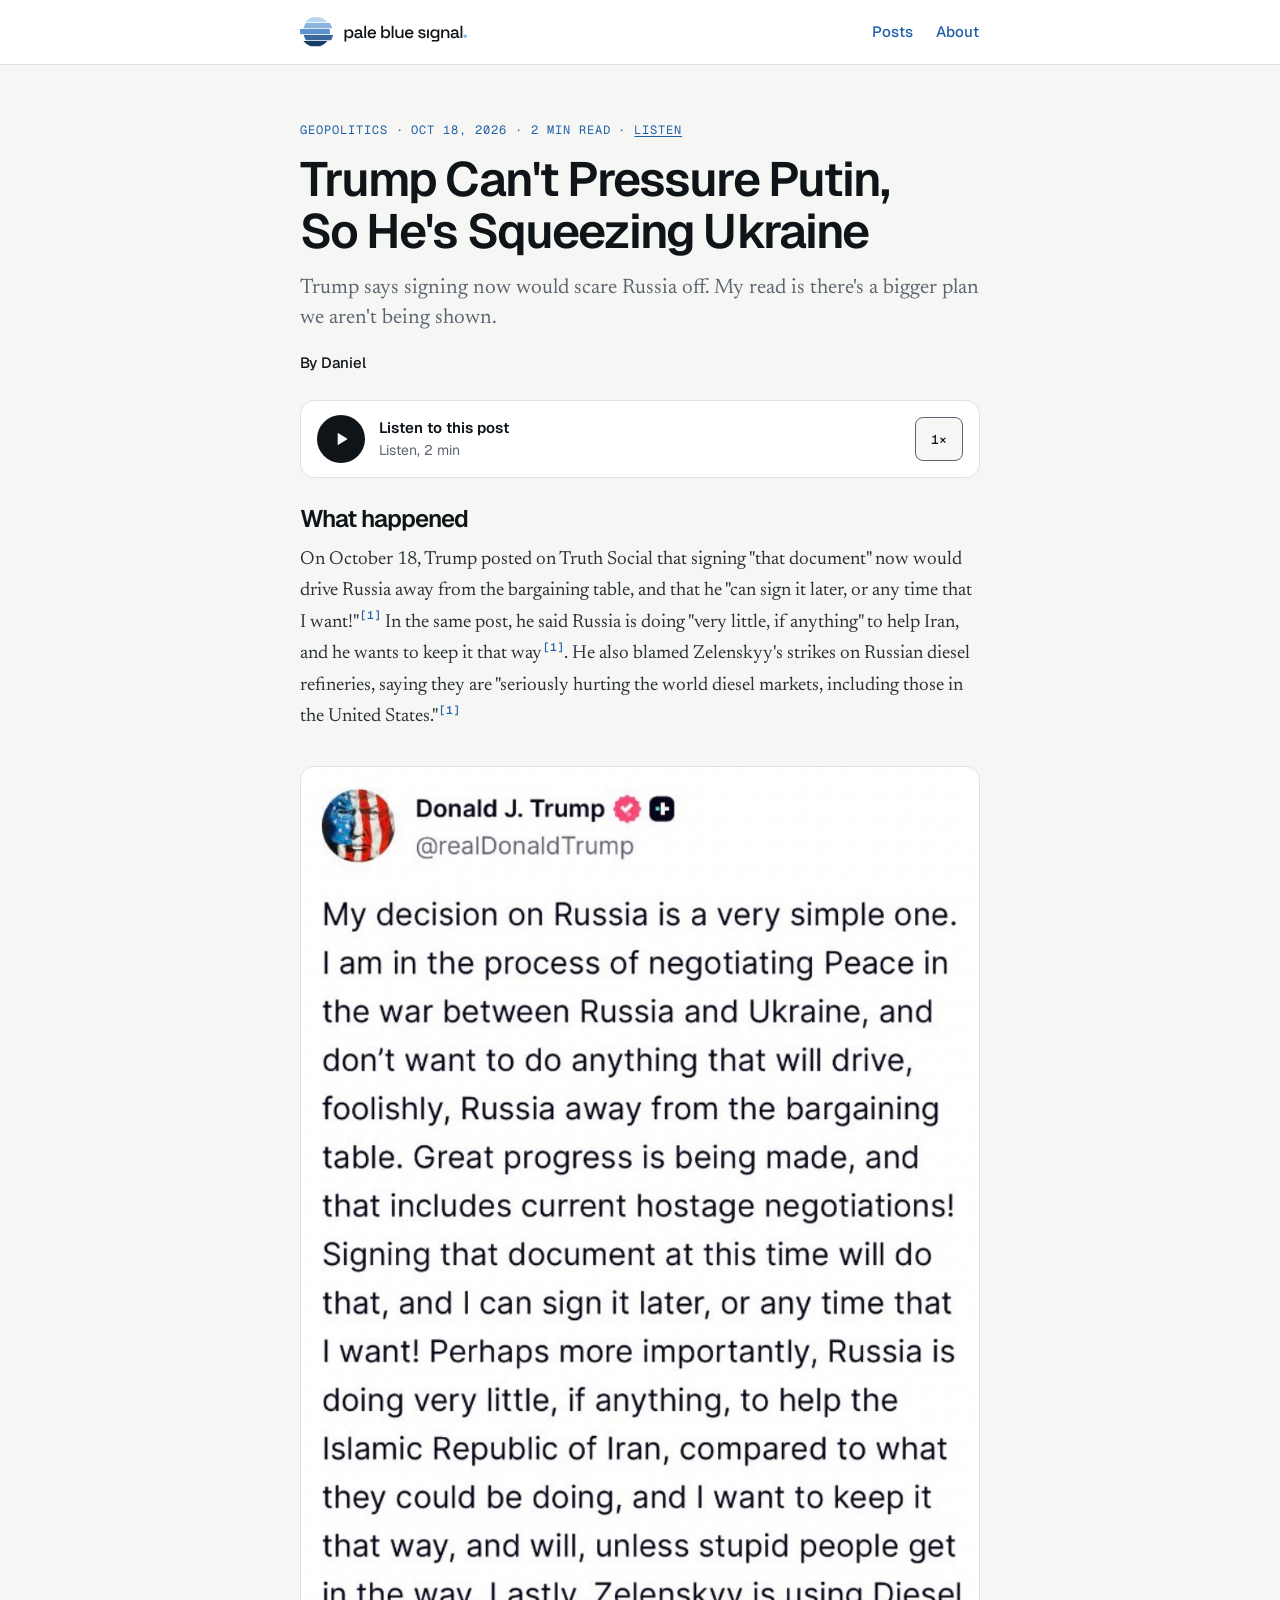
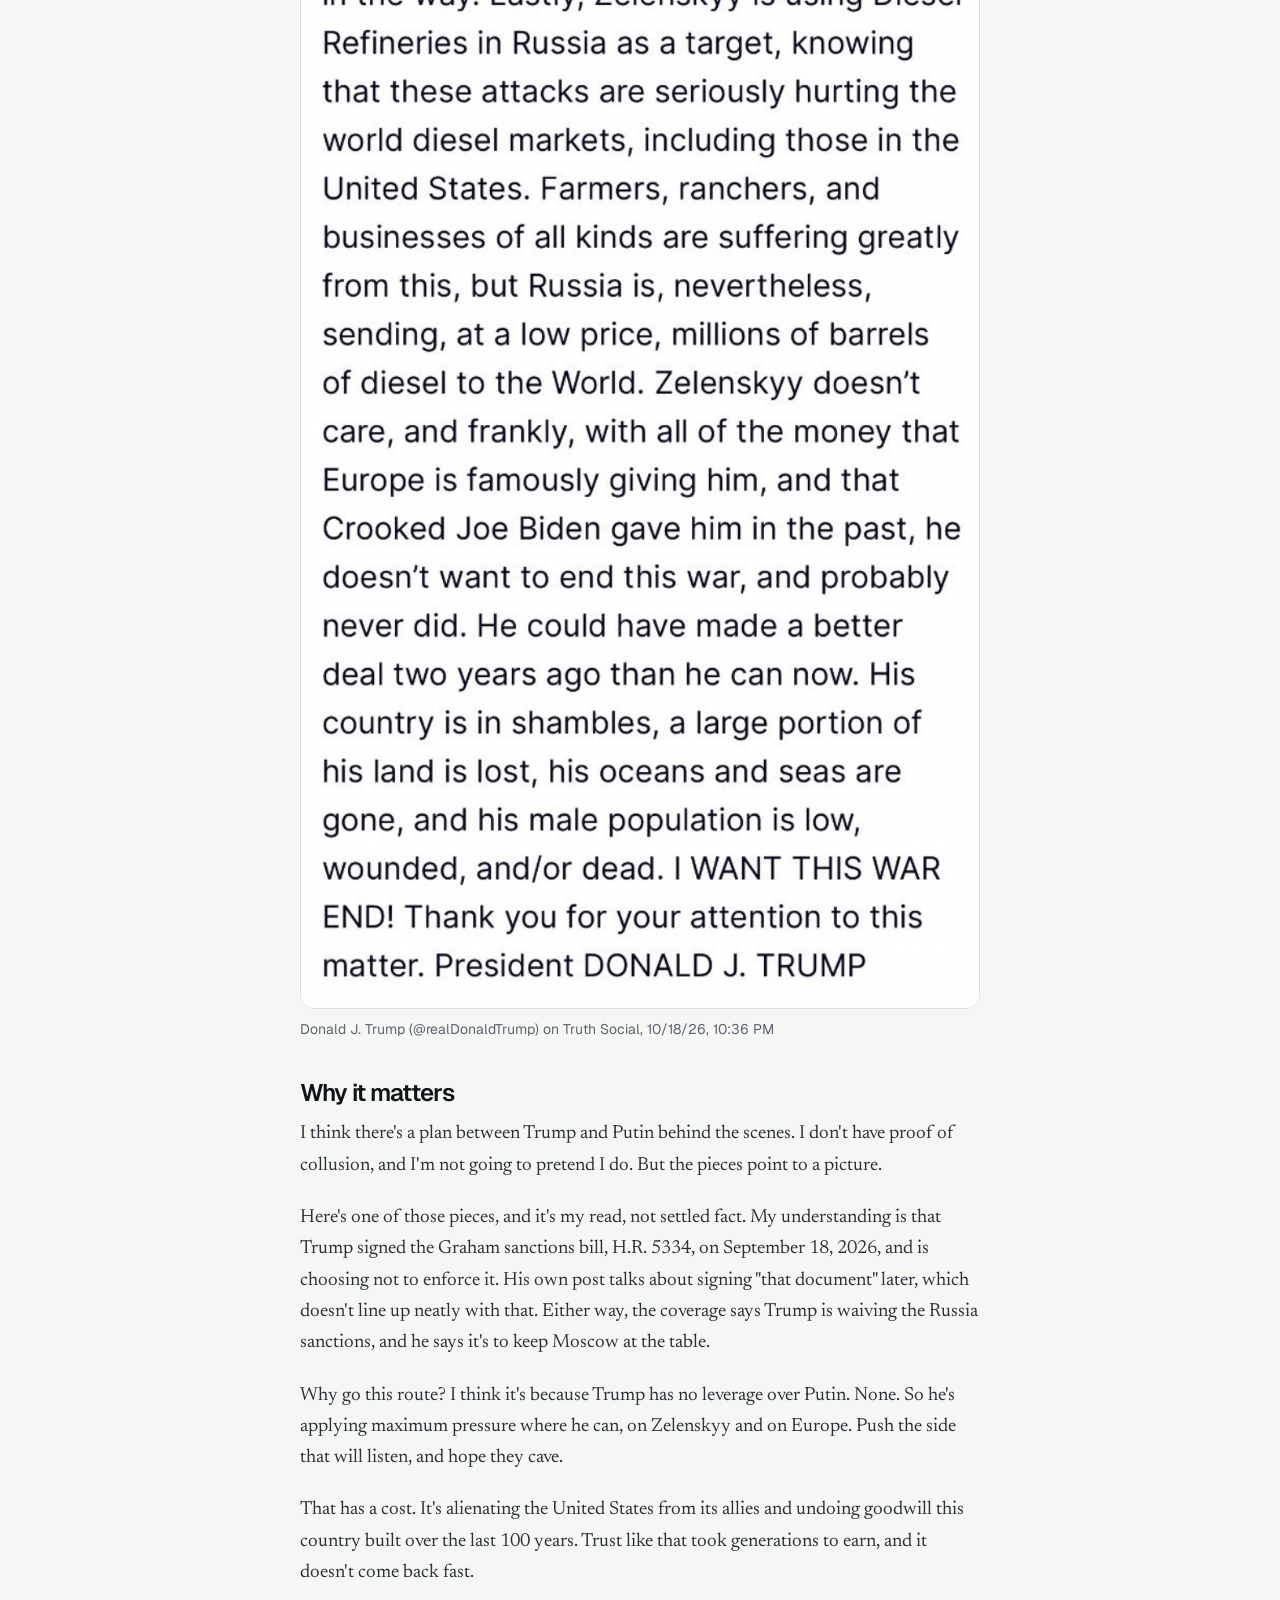
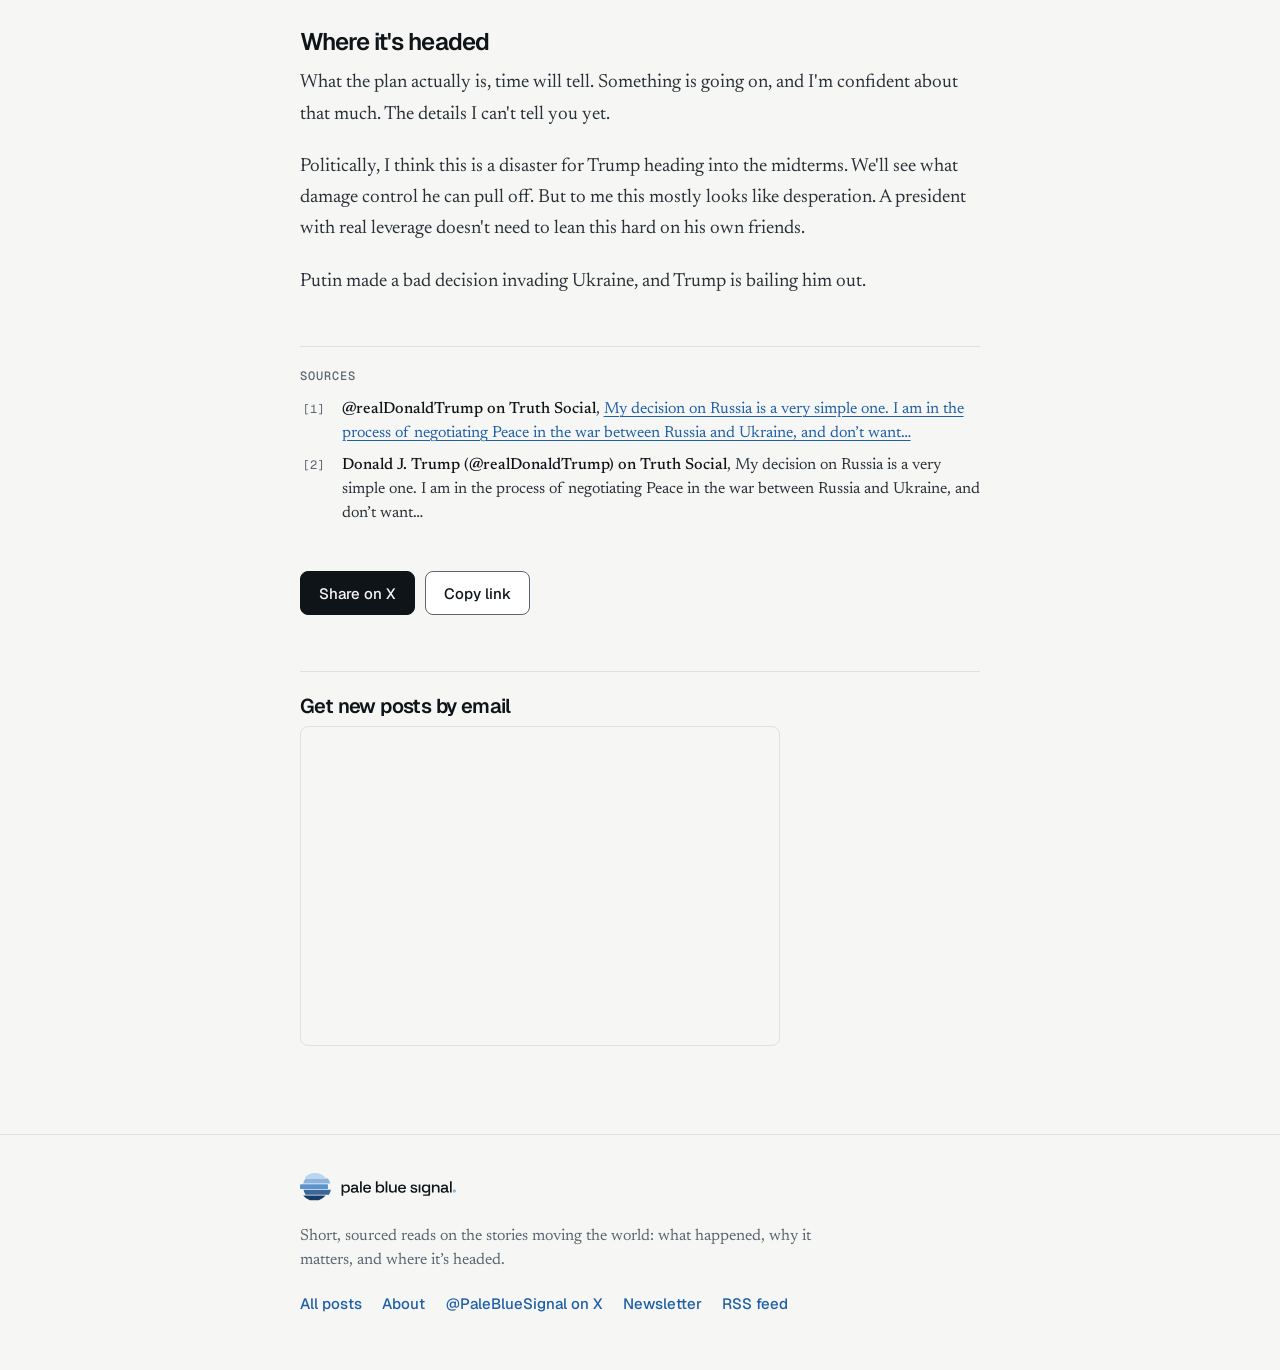
<file: posts/trump-cant-pressure-putin-so-hes-squeezing-ukraine/index.html>
<!doctype html>
<html lang="en">
<head>
<meta charset="utf-8">
<meta name="viewport" content="width=device-width, initial-scale=1">
<title>Trump Can&#39;t Pressure Putin, So He&#39;s Squeezing Ukraine | Pale Blue Signal</title>
<meta name="description" content="Trump says signing now would scare Russia off. My read is there&#39;s a bigger plan we aren&#39;t being shown.">
<link rel="canonical" href="https://www.palebluesignal.com/posts/trump-cant-pressure-putin-so-hes-squeezing-ukraine/">
<link rel="icon" href="/favicon.ico?v=ba4021fbe9" sizes="32x32">
<link rel="icon" href="/assets/favicon-16.png?v=ba4021fbe9" type="image/png" sizes="16x16">
<link rel="icon" href="/assets/favicon-32.png?v=ba4021fbe9" type="image/png" sizes="32x32">
<link rel="icon" href="/assets/favicon-48.png?v=ba4021fbe9" type="image/png" sizes="48x48">
<link rel="icon" href="/assets/favicon.svg?v=ba4021fbe9" type="image/svg+xml">
<link rel="apple-touch-icon" href="/assets/apple-touch-icon-180.png?v=ba4021fbe9" sizes="180x180">
<link rel="manifest" href="/site.webmanifest?v=ba4021fbe9">
<link rel="alternate" type="application/rss+xml" title="Pale Blue Signal" href="https://www.palebluesignal.com/feed.xml">
<meta name="color-scheme" content="light dark">
<meta name="theme-color" content="#FFFFFF" media="(prefers-color-scheme: light)">
<meta name="theme-color" content="#121821" media="(prefers-color-scheme: dark)">
<meta property="og:site_name" content="Pale Blue Signal">
<meta property="og:title" content="Trump Can&#39;t Pressure Putin, So He&#39;s Squeezing Ukraine">
<meta property="og:description" content="Trump says signing now would scare Russia off. My read is there&#39;s a bigger plan we aren&#39;t being shown.">
<meta property="og:url" content="https://www.palebluesignal.com/posts/trump-cant-pressure-putin-so-hes-squeezing-ukraine/">
<meta property="og:type" content="article">
<meta property="og:image" content="https://www.palebluesignal.com/media/8625d4f228a18bcee766.jpg">
<meta property="og:image:width" content="836">
<meta property="og:image:height" content="2270">
<meta property="og:image:alt" content="A Truth Social post by Donald J. Trump explaining his stance on Russia, the Russia-Ukraine peace negotiations, and criticizing Zelenskyy.">
<meta name="twitter:image" content="https://www.palebluesignal.com/media/8625d4f228a18bcee766.jpg">
<meta name="twitter:image:alt" content="A Truth Social post by Donald J. Trump explaining his stance on Russia, the Russia-Ukraine peace negotiations, and criticizing Zelenskyy.">
<meta name="twitter:card" content="summary_large_image">
<meta name="twitter:site" content="@PaleBlueSignal">
<link rel="preconnect" href="https://fonts.googleapis.com">
<link rel="preconnect" href="https://fonts.gstatic.com" crossorigin>
<link rel="stylesheet" href="https://fonts.googleapis.com/css2?family=Geist:wght@500;600&family=Geist+Mono:wght@400;500&family=Newsreader:ital,opsz,wght@0,6..72,400;0,6..72,500;1,6..72,400;1,6..72,500&display=swap">
<link rel="stylesheet" href="/assets/site.css?v=ba4021fbe9">
<script type="application/ld+json">{"@context": "https://schema.org", "@type": "NewsArticle", "headline": "Trump Can't Pressure Putin, So He's Squeezing Ukraine", "description": "Trump says signing now would scare Russia off. My read is there's a bigger plan we aren't being shown.", "datePublished": "2026-10-19T04:29:16Z", "dateModified": "2026-10-19T04:40:23Z", "author": {"@type": "Person", "name": "Daniel"}, "publisher": {"@type": "Organization", "name": "Pale Blue Signal", "url": "https://www.palebluesignal.com/", "logo": {"@type": "ImageObject", "url": "https://www.palebluesignal.com/assets/icon-512.png", "width": 512, "height": 512}}, "mainEntityOfPage": "https://www.palebluesignal.com/posts/trump-cant-pressure-putin-so-hes-squeezing-ukraine/", "image": ["https://www.palebluesignal.com/media/8625d4f228a18bcee766.jpg"], "articleSection": "Geopolitics"}</script>
<script src="/assets/site.js?v=ba4021fbe9" defer></script>
</head>
<body class="post-page">
<a class="skip" href="#main">Skip to content</a>
<header class="bar">
  <div class="wrap bar-in">
    <a class="brand" href="/" aria-label="Pale Blue Signal, home"><span class="logo"><span class="lockup"><img class="on-light" src="/assets/lockup-on-light.svg?v=ba4021fbe9" alt="" width="961" height="172"><img class="on-dark" src="/assets/lockup-on-dark.svg?v=ba4021fbe9" alt="" width="961" height="172"></span><img class="mark" src="/assets/mark.svg?v=ba4021fbe9" alt="" width="172" height="172"></span></a>
    <nav class="nav" aria-label="Site"><a href="/">Posts</a><a href="/about/">About</a></nav>
  </div>
</header>
<main id="main">
<article class="post wrap" data-slug="trump-cant-pressure-putin-so-hes-squeezing-ukraine">
  <header class="post-head">
    <p class="meta"><span class="mi"><span class="m">Geopolitics</span></span> <span class="mi"><span class="sep" aria-hidden="true">·&nbsp;</span><time class="m" datetime="2026-10-19T04:29:16Z">Oct 18, 2026</time></span> <span class="mi"><span class="sep" aria-hidden="true">·&nbsp;</span><span class="m">2 min read</span></span> <span class="mi"><span class="sep" aria-hidden="true">·&nbsp;</span><a class="m" href="#listen">Listen</a></span></p>
    <h1>Trump Can&#39;t Pressure Putin, So He&#39;s Squeezing Ukraine</h1>
<p class="dek">Trump says signing now would scare Russia off. My read is there&#39;s a bigger plan we aren&#39;t being shown.</p>    <p class="byline">By Daniel</p>
  </header>

  <div class="listen" id="listen" data-mode="file" data-src="/audio/trump-cant-pressure-putin-so-hes-squeezing-ukraine-f97111ffab.mp3" data-seconds="142.1" hidden>
    <button class="l-play" type="button" aria-label="Play">
      <svg class="i-play" viewBox="0 0 24 24" aria-hidden="true"><path d="M8 5.5v13a.6.6 0 0 0 .9.5l10.3-6.5a.6.6 0 0 0 0-1L8.9 5a.6.6 0 0 0-.9.5z"/></svg>
      <svg class="i-pause" viewBox="0 0 24 24" aria-hidden="true"><rect x="6.5" y="5" width="3.8" height="14" rx="1"/><rect x="13.7" y="5" width="3.8" height="14" rx="1"/></svg>
    </button>
    <span class="l-text">
      <span class="l-title">Listen to this post</span>
      <span class="l-sub">Listen, 2 min</span>
    </span>
    <button class="l-speed" type="button" aria-label="Reading speed, 1 times">1×</button>
    <span class="l-bar" aria-hidden="true"><span></span></span>
  </div>
<noscript><audio class="plain-audio" controls preload="none" src="/audio/trump-cant-pressure-putin-so-hes-squeezing-ukraine-f97111ffab.mp3"></audio></noscript>

  <div class="post-body">
<h2>What happened</h2><p>On October 18, Trump posted on Truth Social that signing &quot;that document&quot; now would drive Russia away from the bargaining table, and that he &quot;can sign it later, or any time that I want!&quot;<sup class="cite"><a href="https://www.trumpstruth.org/statuses/42416" title="@realDonaldTrump on Truth Social: My decision on Russia is a very simple one. I am in the process of negotiating Peace in the war between Russia and Ukraine, and don’t want…" rel="noopener">[1]</a></sup> In the same post, he said Russia is doing &quot;very little, if anything&quot; to help Iran, and he wants to keep it that way<sup class="cite"><a href="https://www.trumpstruth.org/statuses/42416" title="@realDonaldTrump on Truth Social: My decision on Russia is a very simple one. I am in the process of negotiating Peace in the war between Russia and Ukraine, and don’t want…" rel="noopener">[1]</a></sup>. He also blamed Zelenskyy&#x27;s strikes on Russian diesel refineries, saying they are &quot;seriously hurting the world diesel markets, including those in the United States.&quot;<sup class="cite"><a href="https://www.trumpstruth.org/statuses/42416" title="@realDonaldTrump on Truth Social: My decision on Russia is a very simple one. I am in the process of negotiating Peace in the war between Russia and Ukraine, and don’t want…" rel="noopener">[1]</a></sup></p><figure class="shot" data-say="Donald J. Trump (@realDonaldTrump) posted on Truth Social: My decision on Russia is a very simple one. I am in the process of negotiating Peace in the war between Russia and Ukraine, and don’t want to do anything that will drive, foolishly, Russia away from the bargaining table. Great progress is being made, and that includes current hostage negotiations! Signing that document at this time will do that, and I can sign it later, or any time that I want! Perhaps more importantly, Russia is doing very little, if anything, to help the Islamic Republic of Iran, compared to what they could be doing, and I want to keep it that way, and will, unless stupid people get in the way. Lastly, Zelenskyy is using Diesel Refineries in Russia as a target, knowing that these attacks are seriously hurting the world diesel markets, including those in the United States. Farmers, ranchers, and businesses of all kinds are suffering greatly from this, but Russia is, nevertheless, sending, at a low price, millions of barrels of diesel to the World. Zelenskyy doesn’t care, and frankly, with all of the money that Europe is famously giving him, and that Crooked Joe Biden gave him in the past, he doesn’t want to end this war, and probably never did. He could have made a better deal two years ago than he can now. His country is in shambles, a large portion of his land is lost, his oceans and seas are gone, and his male population is low, wounded, and/or dead. I WANT THIS WAR END! Thank you for your attention to this matter. President DONALD J. TRUMP"><img src="/media/8625d4f228a18bcee766.jpg" alt="A Truth Social post by Donald J. Trump explaining his stance on Russia, the Russia-Ukraine peace negotiations, and criticizing Zelenskyy." width="836" height="2270" loading="lazy" decoding="async"><figcaption>Donald J. Trump (@realDonaldTrump) on Truth Social, 10/18/26, 10:36 PM</figcaption></figure><h2>Why it matters</h2><p>I think there&#x27;s a plan between Trump and Putin behind the scenes. I don&#x27;t have proof of collusion, and I&#x27;m not going to pretend I do. But the pieces point to a picture.</p><p>Here&#x27;s one of those pieces, and it&#x27;s my read, not settled fact. My understanding is that Trump signed the Graham sanctions bill, H.R. 5334, on September 18, 2026, and is choosing not to enforce it. His own post talks about signing &quot;that document&quot; later, which doesn&#x27;t line up neatly with that. Either way, the coverage says Trump is waiving the Russia sanctions, and he says it&#x27;s to keep Moscow at the table.</p><p>Why go this route? I think it&#x27;s because Trump has no leverage over Putin. None. So he&#x27;s applying maximum pressure where he can, on Zelenskyy and on Europe. Push the side that will listen, and hope they cave.</p><p>That has a cost. It&#x27;s alienating the United States from its allies and undoing goodwill this country built over the last 100 years. Trust like that took generations to earn, and it doesn&#x27;t come back fast.</p><h2>Where it&#x27;s headed</h2><p>What the plan actually is, time will tell. Something is going on, and I&#x27;m confident about that much. The details I can&#x27;t tell you yet.</p><p>Politically, I think this is a disaster for Trump heading into the midterms. We&#x27;ll see what damage control he can pull off. But to me this mostly looks like desperation. A president with real leverage doesn&#x27;t need to lean this hard on his own friends.</p><p>Putin made a bad decision invading Ukraine, and Trump is bailing him out.</p>
  </div>

  <section class="sources" aria-labelledby="sources-h">
    <h2 id="sources-h" class="label">Sources</h2>
    <ol>
      <li value="1"><span class="s-outlet">@realDonaldTrump on Truth Social</span>, <a href="https://www.trumpstruth.org/statuses/42416" rel="noopener">My decision on Russia is a very simple one. I am in the process of negotiating Peace in the war between Russia and Ukraine, and don’t want…</a></li>
      <li value="2"><span class="s-outlet">Donald J. Trump (@realDonaldTrump) on Truth Social</span>, My decision on Russia is a very simple one. I am in the process of negotiating Peace in the war between Russia and Ukraine, and don’t want…</li>
    </ol>
  </section>

  <div class="share">
    <a class="btn primary" href="https://twitter.com/intent/tweet?text=Trump+Can%27t+Pressure+Putin%2C+So+He%27s+Squeezing+Ukraine&amp;url=https%3A%2F%2Fwww.palebluesignal.com%2Fposts%2Ftrump-cant-pressure-putin-so-hes-squeezing-ukraine%2F&amp;via=PaleBlueSignal" target="_blank" rel="noopener">Share on X</a>
    <button class="btn copy-link" type="button" data-url="https://www.palebluesignal.com/posts/trump-cant-pressure-putin-so-hes-squeezing-ukraine/">Copy link</button>
  </div>
</article>
<section class="follow wrap" id="subscribe" aria-labelledby="follow-h">
  <h2 id="follow-h">Get new posts by email</h2>
  <iframe class="substack" src="https://palebluesignal.substack.com/embed" title="Subscribe to Pale Blue Signal" width="480" height="320" loading="lazy"></iframe>
</section>
</main>
<footer class="foot">
  <div class="wrap">
    <a class="brand" href="/" aria-label="Pale Blue Signal, home"><span class="logo logo-sm"><span class="lockup"><img class="on-light" src="/assets/lockup-on-light.svg?v=ba4021fbe9" alt="" width="961" height="172"><img class="on-dark" src="/assets/lockup-on-dark.svg?v=ba4021fbe9" alt="" width="961" height="172"></span><img class="mark" src="/assets/mark.svg?v=ba4021fbe9" alt="" width="172" height="172"></span></a>
    <p class="foot-tag">Short, sourced reads on the stories moving the world: what happened, why it matters, and where it’s headed.</p>
    <ul class="foot-links">
      <li><a href="/">All posts</a></li>
      <li><a href="/about/">About</a></li>
<li><a href="https://x.com/PaleBlueSignal" rel="me noopener">@PaleBlueSignal on X</a></li><li><a href="https://palebluesignal.substack.com" rel="noopener">Newsletter</a></li>      <li><a href="/feed.xml">RSS feed</a></li>
    </ul>
  </div>
</footer>
</body>
</html>
</file>
<file: assets/site.css>
/* Pale Blue Signal
   Brand kit: pale-blue-signal-brand (BRAND.md, tokens/tokens.css). Ink on paper, generous
   whitespace. Blue appears only in the mark, links, the meta line and the wordmark's period.
   Type: Geist for headlines and UI, Newsreader for reading, Geist Mono for the meta line and
   labels. The logo is the kit's outlined SVG; its typeface lives only inside those files. */

/* ── Tokens, copied from the brand kit's tokens/tokens.css ─────────────── */
:root {
  --pbs-paper: #F6F7F4;
  --pbs-surface: #FFFFFF;
  --pbs-ink: #0F1419;
  --pbs-body: #2A3038;
  --pbs-graphite: #5B6470;
  --pbs-rule: #DDE1E4;
  --pbs-link: #1F5FA8;
  --pbs-dot: #8DB8DF;

  --pbs-font-display: "Geist", ui-sans-serif, system-ui, sans-serif;
  --pbs-font-body: "Newsreader", Georgia, "Times New Roman", serif;
  --pbs-font-mono: "Geist Mono", ui-monospace, "SF Mono", monospace;

  --pbs-text-meta: 12px;
  --pbs-text-ui: 15px;
  --pbs-text-body: 19px;
  --pbs-text-dek: 21px;
  --pbs-text-h3: 24px;
  --pbs-text-h2: 32px;
  --pbs-text-h1: clamp(34px, 5vw, 48px);
  --pbs-text-display: clamp(40px, 7vw, 64px);

  --pbs-tracking-display: -0.04em;
  --pbs-tracking-meta: 0.08em;
  --pbs-leading-body: 1.65;
  --pbs-leading-head: 1.08;

  --pbs-radius-sm: 8px;
  --pbs-radius-md: 14px;
  --pbs-radius-lg: 20px;
  --pbs-measure: 68ch;
  --pbs-page-max: 1200px;
}
@media (prefers-color-scheme: dark) {
  :root:not([data-theme="light"]) {
    --pbs-paper: #0B0F14;
    --pbs-surface: #121821;
    --pbs-ink: #E8EDF2;
    --pbs-body: #C5CDD6;
    --pbs-graphite: #8C96A3;
    --pbs-rule: #232B36;
    --pbs-link: #8DB8DF;
  }
}
:root[data-theme="dark"] {
  --pbs-paper: #0B0F14;
  --pbs-surface: #121821;
  --pbs-ink: #E8EDF2;
  --pbs-body: #C5CDD6;
  --pbs-graphite: #8C96A3;
  --pbs-rule: #232B36;
  --pbs-link: #8DB8DF;
}

/* ── The page ──────────────────────────────────────────────────────────── */
:root { --gutter: 16px; color-scheme: light dark; }
:root[data-theme="light"] { color-scheme: light; }
:root[data-theme="dark"] { color-scheme: dark; }
@media (min-width: 760px) { :root { --gutter: 32px; } }

* { box-sizing: border-box; }
html { -webkit-text-size-adjust: 100%; background: var(--pbs-paper); }
body {
  margin: 0;
  background: var(--pbs-paper);
  color: var(--pbs-body);
  font: 400 var(--pbs-text-body)/var(--pbs-leading-body) var(--pbs-font-body);
  font-optical-sizing: auto;
  -webkit-font-smoothing: antialiased;
  text-rendering: optimizeLegibility;
  overflow-wrap: break-word;
}
a { color: var(--pbs-link); text-decoration-thickness: 1px; text-underline-offset: .18em; }
a:hover { color: var(--pbs-ink); text-decoration-thickness: 2px; }
:focus-visible { outline: 2px solid var(--pbs-link); outline-offset: 3px; border-radius: 4px; }
img { max-width: 100%; }
.vh {
  position: absolute; width: 1px; height: 1px; margin: -1px; padding: 0; border: 0;
  overflow: hidden; clip: rect(0 0 0 0); white-space: nowrap;
}

/* One reading column, about 68 characters of the essay face wide */
.wrap {
  width: 100%;
  max-width: calc(var(--pbs-measure) + 2 * var(--gutter));
  margin-inline: auto;
  padding-inline: var(--gutter);
  font-family: var(--pbs-font-body);
  font-size: var(--pbs-text-body);
}

.skip {
  position: absolute; left: -9999px; top: 10px; z-index: 10;
  padding: 12px 16px; border-radius: var(--pbs-radius-sm);
  background: var(--pbs-ink); color: var(--pbs-paper);
  font: 500 var(--pbs-text-ui)/1 var(--pbs-font-display); text-decoration: none;
}
.skip:focus { left: 12px; }
.skip:hover { color: var(--pbs-paper); }

/* ── The logo: light or dark lockup by theme; the mark alone where the lockup
   would be under its 120px minimum. Clear space: at least one band (a fifth of the mark).
   The logo never shrinks or stretches: it keeps the file's own proportions. */
.brand { display: inline-flex; align-items: center; min-width: 44px; min-height: 44px; padding: 6px 0; text-decoration: none; }
.logo { --logo-h: 30px; display: inline-flex; align-items: center; }
.logo-sm { --logo-h: 28px; }
.logo-lg { --logo-h: clamp(40px, 10vw, 56px); }
.logo .lockup { display: inline-flex; }
.logo img { display: block; width: auto; max-width: none; height: var(--logo-h); }
.logo .on-dark, .logo .mark { display: none; }
@media (prefers-color-scheme: dark) {
  :root:not([data-theme="light"]) .logo .on-light { display: none; }
  :root:not([data-theme="light"]) .logo .on-dark { display: block; }
}
:root[data-theme="dark"] .logo .on-light { display: none; }
:root[data-theme="dark"] .logo .on-dark { display: block; }
@media (max-width: 299px) {
  .logo .lockup { display: none; }
  .logo .mark { display: block; }
}
/* The top bar: the mark alone once the lockup and the links no longer fit side by side */
@media (max-width: 339px) {
  .bar .logo .lockup { display: none; }
  .bar .logo .mark { display: block; }
}

/* ── Top bar on every page but the home page ───────────────────────────── */
.bar { border-bottom: 1px solid var(--pbs-rule); background: var(--pbs-surface); }
.bar-in { display: flex; align-items: center; justify-content: space-between; gap: 8px 20px; padding-block: 10px; }
.bar-in .brand { flex: none; }
.nav { display: flex; flex-wrap: wrap; gap: 0 20px; font: 500 var(--pbs-text-ui)/1.2 var(--pbs-font-display); }
.nav a, .foot-links a {
  display: inline-flex; align-items: center; min-width: 44px; min-height: 44px; padding: 0;
  color: var(--pbs-link); text-decoration: none;
}
.nav a:hover { color: var(--pbs-ink); text-decoration: underline; }

/* ── Home: the lockup and the tagline on the plain page ───────────────── */
.masthead { border-bottom: 1px solid var(--pbs-rule); }
.masthead .wrap { padding-block: clamp(44px, 10vw, 80px) clamp(20px, 4vw, 32px); }
.masthead-name { margin: 0; line-height: 0; }
.tagline {
  max-width: 34em; margin: 24px 0 0;
  color: var(--pbs-graphite);
  font: 400 clamp(19px, 2.4vw, 21px)/1.5 var(--pbs-font-body);
  text-wrap: pretty;
}
.masthead-nav { margin-top: 10px; }

/* ── Home: the list of posts ───────────────────────────────────────────── */
.list { padding-top: clamp(28px, 6vw, 48px); }
.entries { list-style: none; margin: 0; padding: 0; }
.entry { position: relative; padding-block: 26px; border-top: 1px solid var(--pbs-rule); }
.entry:first-child { padding-top: 0; border-top: 0; }
.entry:last-child { padding-bottom: 0; }
.entry .meta { margin-bottom: 10px; }
.e-title {
  margin: 0; color: var(--pbs-ink);
  font: 600 clamp(24px, 3.4vw, 30px)/var(--pbs-leading-head) var(--pbs-font-display);
  letter-spacing: var(--pbs-tracking-display);
  text-wrap: balance;
}
.e-title a { color: inherit; text-decoration: none; }
.e-title a::after { content: ""; position: absolute; inset: 0; }
.entry:hover .e-title a, .e-title a:focus-visible { text-decoration: underline; text-decoration-thickness: 2px; text-underline-offset: .12em; }
.e-dek { margin: 10px 0 0; color: var(--pbs-graphite); font: 400 var(--pbs-text-body)/1.5 var(--pbs-font-body); text-wrap: pretty; }
.empty { margin: 0; color: var(--pbs-graphite); }

/* ── The meta line: TOPIC · DATE · N MIN READ ──────────────────────────── */
.meta {
  margin: 0 0 14px;
  color: var(--pbs-link);
  font: 400 var(--pbs-text-meta)/1.6 var(--pbs-font-mono);
  letter-spacing: var(--pbs-tracking-meta);
  text-transform: uppercase;
}
.meta .mi { white-space: nowrap; }
.meta a { color: inherit; }
.meta a:hover { color: var(--pbs-ink); }

/* ── A post ────────────────────────────────────────────────────────────── */
.post { padding-top: clamp(28px, 6vw, 56px); }
.post h1 {
  margin: 0; color: var(--pbs-ink);
  font: 600 var(--pbs-text-h1)/var(--pbs-leading-head) var(--pbs-font-display);
  letter-spacing: var(--pbs-tracking-display);
  text-wrap: balance;
}
.dek {
  margin: 16px 0 0; color: var(--pbs-graphite);
  font: 400 clamp(19px, 2.6vw, 21px)/1.45 var(--pbs-font-body);
  text-wrap: pretty;
}
.byline { margin: 18px 0 0; color: var(--pbs-ink); font: 500 var(--pbs-text-ui)/1.3 var(--pbs-font-display); }

/* Listen */
.listen {
  display: grid; grid-template-columns: auto 1fr auto; align-items: center; gap: 12px 14px;
  margin: 28px 0 4px; padding: 14px 16px;
  border: 1px solid var(--pbs-rule); border-radius: var(--pbs-radius-md); background: var(--pbs-surface);
}
.listen[hidden] { display: none; }
.l-play {
  width: 48px; height: 48px; border: 0; border-radius: 50%;
  display: grid; place-items: center;
  background: var(--pbs-ink); color: var(--pbs-paper); cursor: pointer;
}
.l-play svg { width: 20px; height: 20px; fill: currentColor; }
.i-pause, .listen.playing .i-play { display: none; }
.listen.playing .i-pause { display: block; }
.l-title { display: block; color: var(--pbs-ink); font: 600 var(--pbs-text-ui)/1.25 var(--pbs-font-display); }
.l-sub { display: block; margin-top: 3px; color: var(--pbs-graphite); font: 400 14px/1.35 var(--pbs-font-display); }
.l-speed {
  min-width: 48px; height: 44px; padding: 0 10px;
  border: 1px solid var(--pbs-graphite); border-radius: var(--pbs-radius-sm);
  background: var(--pbs-paper); color: var(--pbs-ink);
  font: 500 13px/1 var(--pbs-font-mono); font-variant-numeric: tabular-nums; cursor: pointer;
}
.l-speed:hover { border-color: var(--pbs-ink); }
.l-bar { grid-column: 1 / -1; height: 4px; border-radius: 2px; background: var(--pbs-rule); overflow: hidden; cursor: pointer; }
.l-bar > span { display: block; width: 0; height: 100%; background: var(--pbs-ink); transition: width .3s linear; }
.listen:not(.started) .l-bar { display: none; }
.plain-audio { width: 100%; margin-top: 20px; }

/* Updates: a dated log, newest first */
.updates { margin: 30px 0 4px 6px; padding-left: 22px; border-left: 2px solid var(--pbs-rule); }
.update { position: relative; margin: 0 0 20px; }
.update:last-child { margin-bottom: 0; }
.update::before {
  content: ""; position: absolute; left: -31px; top: .3em;
  width: 12px; height: 12px; border-radius: 50%;
  background: var(--pbs-paper); border: 2px solid var(--pbs-ink);
}
.update:first-child::before { background: var(--pbs-ink); }
.u-head { display: flex; flex-wrap: wrap; align-items: baseline; gap: 4px 12px; margin: 0; }
.u-n {
  color: var(--pbs-ink);
  font: 500 var(--pbs-text-meta)/1.6 var(--pbs-font-mono);
  letter-spacing: var(--pbs-tracking-meta); text-transform: uppercase;
}
.u-head time { color: var(--pbs-graphite); font: 400 14px/1.4 var(--pbs-font-display); }
.u-new {
  padding: 1px 8px; border-radius: 999px; background: var(--pbs-ink); color: var(--pbs-paper);
  font: 500 11px/1.7 var(--pbs-font-mono); letter-spacing: .06em; text-transform: uppercase;
}
.u-new[hidden] { display: none; }
.u-text { color: var(--pbs-body); }
.u-text p { margin: .3em 0 0; }

/* The essay */
.post-body { margin-top: 28px; color: var(--pbs-body); }
/* A bare address or a long handle wraps instead of pushing the page sideways on a phone */
.post-body, .u-text, .sources, figcaption, .linkcard a, .dek, .page { overflow-wrap: anywhere; }
.post-body > p { margin: 0 0 1.1em; }
.post-body h2 {
  margin: 1.7em 0 .5em; color: var(--pbs-ink);
  font: 600 var(--pbs-text-h3)/var(--pbs-leading-head) var(--pbs-font-display);
  letter-spacing: var(--pbs-tracking-display);
  text-wrap: balance;
}
.post-body h2:first-child { margin-top: .4em; }
.post-body strong { color: var(--pbs-ink); font-weight: 500; }
.post-body ul { margin: 0 0 1.1em; padding-left: 1.2em; }
.post-body li { margin: .3em 0; }
.post-body > blockquote {
  margin: 1.5em 0; padding: 0 0 0 18px; border-left: 2px solid var(--pbs-ink);
  color: var(--pbs-ink); font-style: italic;
}
.post-body > blockquote p { margin: 0; }
.cite { margin-left: 1px; font: 500 .6em/0 var(--pbs-font-mono); font-variant-numeric: tabular-nums; }
.cite a { text-decoration: none; }
.cite a:hover { text-decoration: underline; }

/* Pictures and post cards */
.post-body figure { margin: 1.8em 0; }
.shot img {
  display: block; width: 100%; height: auto;
  border: 1px solid var(--pbs-rule); border-radius: var(--pbs-radius-md); background: var(--pbs-surface);
}
figcaption { margin-top: 10px; color: var(--pbs-graphite); font: 400 14px/1.45 var(--pbs-font-display); }
figcaption a { white-space: nowrap; }
.xpost .twitter-tweet, .quote blockquote {
  margin: 0; padding: 16px 18px;
  border: 1px solid var(--pbs-rule); border-radius: var(--pbs-radius-md); background: var(--pbs-surface);
  font: 400 17px/1.55 var(--pbs-font-body);
}
.xpost .twitter-tweet p, .quote blockquote p { margin: 0 0 .6em; color: var(--pbs-ink); }
.quote blockquote p:last-child { margin: 0; }
.xpost .twitter-tweet { color: var(--pbs-graphite); font-size: 15px; }
.xpost .twitter-tweet p { font-size: 17px; }
.xpost iframe { max-width: 100% !important; }
.video iframe { display: block; width: 100%; aspect-ratio: 16 / 9; border: 0; border-radius: var(--pbs-radius-md); }
.linkcard a {
  display: block; padding: 14px 16px;
  border: 1px solid var(--pbs-rule); border-radius: var(--pbs-radius-md); background: var(--pbs-surface);
  color: inherit; text-decoration: none;
}
.linkcard a:hover { border-color: var(--pbs-ink); }
.lc-site {
  display: block; color: var(--pbs-graphite);
  font: 400 var(--pbs-text-meta)/1.5 var(--pbs-font-mono); letter-spacing: var(--pbs-tracking-meta); text-transform: uppercase;
}
.lc-title { display: block; margin-top: 6px; color: var(--pbs-ink); font: 600 17px/1.3 var(--pbs-font-display); letter-spacing: -.02em; }
.lc-desc { display: block; margin-top: 6px; color: var(--pbs-graphite); font: 400 16px/1.45 var(--pbs-font-body); }

/* Labels (Sources) */
.label {
  margin: 0 0 12px; color: var(--pbs-graphite);
  font: 500 var(--pbs-text-meta)/1.5 var(--pbs-font-mono);
  letter-spacing: var(--pbs-tracking-meta); text-transform: uppercase;
}
.sources { margin-top: 2.6em; padding-top: 20px; border-top: 1px solid var(--pbs-rule); }
.sources ol { margin: 0; padding-left: 2.4em; color: var(--pbs-body); font: 400 16px/1.5 var(--pbs-font-body); }
.sources li { margin: .5em 0; padding-left: .2em; }
.sources li::marker { content: "[" counter(list-item) "]  "; color: var(--pbs-graphite); font: 400 12px var(--pbs-font-mono); }
.s-outlet { color: var(--pbs-ink); font-weight: 500; }

/* Buttons */
.btn {
  display: inline-flex; align-items: center; justify-content: center;
  min-height: 44px; padding: 0 18px;
  border: 1px solid var(--pbs-graphite); border-radius: var(--pbs-radius-sm);
  background: var(--pbs-surface); color: var(--pbs-ink);
  font: 500 var(--pbs-text-ui)/1 var(--pbs-font-display); text-decoration: none; cursor: pointer;
}
.btn:hover { border-color: var(--pbs-ink); color: var(--pbs-ink); }
.btn.primary { border-color: var(--pbs-ink); background: var(--pbs-ink); color: var(--pbs-paper); }
.btn.primary:hover { color: var(--pbs-paper); }
.share { display: flex; flex-wrap: wrap; gap: 10px; margin: 2.4em 0 0; }

/* Follow along */
.follow { margin-top: clamp(36px, 7vw, 56px); }
.follow h2 {
  margin: 0 0 8px; padding-top: 24px; border-top: 1px solid var(--pbs-rule);
  color: var(--pbs-ink); font: 600 20px/var(--pbs-leading-head) var(--pbs-font-display); letter-spacing: -.03em;
}
.follow p { margin: 0; color: var(--pbs-graphite); font-size: 17px; line-height: 1.55; }
.substack { display: block; width: 100%; max-width: 480px; border: 1px solid var(--pbs-rule); border-radius: var(--pbs-radius-sm); }

/* About and not-found pages */
.page { padding-top: clamp(28px, 6vw, 56px); }
.page h1 {
  margin: 0 0 .7em; color: var(--pbs-ink);
  font: 600 var(--pbs-text-h1)/var(--pbs-leading-head) var(--pbs-font-display);
  letter-spacing: var(--pbs-tracking-display);
  text-wrap: balance;
}
.page p { margin: 0 0 1.1em; }

/* Footer */
.foot { margin-top: clamp(48px, 9vw, 88px); border-top: 1px solid var(--pbs-rule); }
.foot .wrap { padding-block: 30px 44px; }
.foot-tag { max-width: 34em; margin: 12px 0 0; color: var(--pbs-graphite); font: 400 16px/1.5 var(--pbs-font-body); }
.foot-links {
  display: flex; flex-wrap: wrap; gap: 0 20px; margin: 10px 0 0; padding: 0; list-style: none;
  font: 500 var(--pbs-text-ui)/1.2 var(--pbs-font-display);
}
.foot-links a:hover { color: var(--pbs-ink); text-decoration: underline; }

@media (prefers-reduced-motion: reduce) {
  *, *::before, *::after { animation: none !important; transition: none !important; }
}
@media print {
  .bar .nav, .masthead-nav, .listen, .share, .follow, .foot { display: none; }
  html, body { background: #fff; color: #000; }
}
</file>
